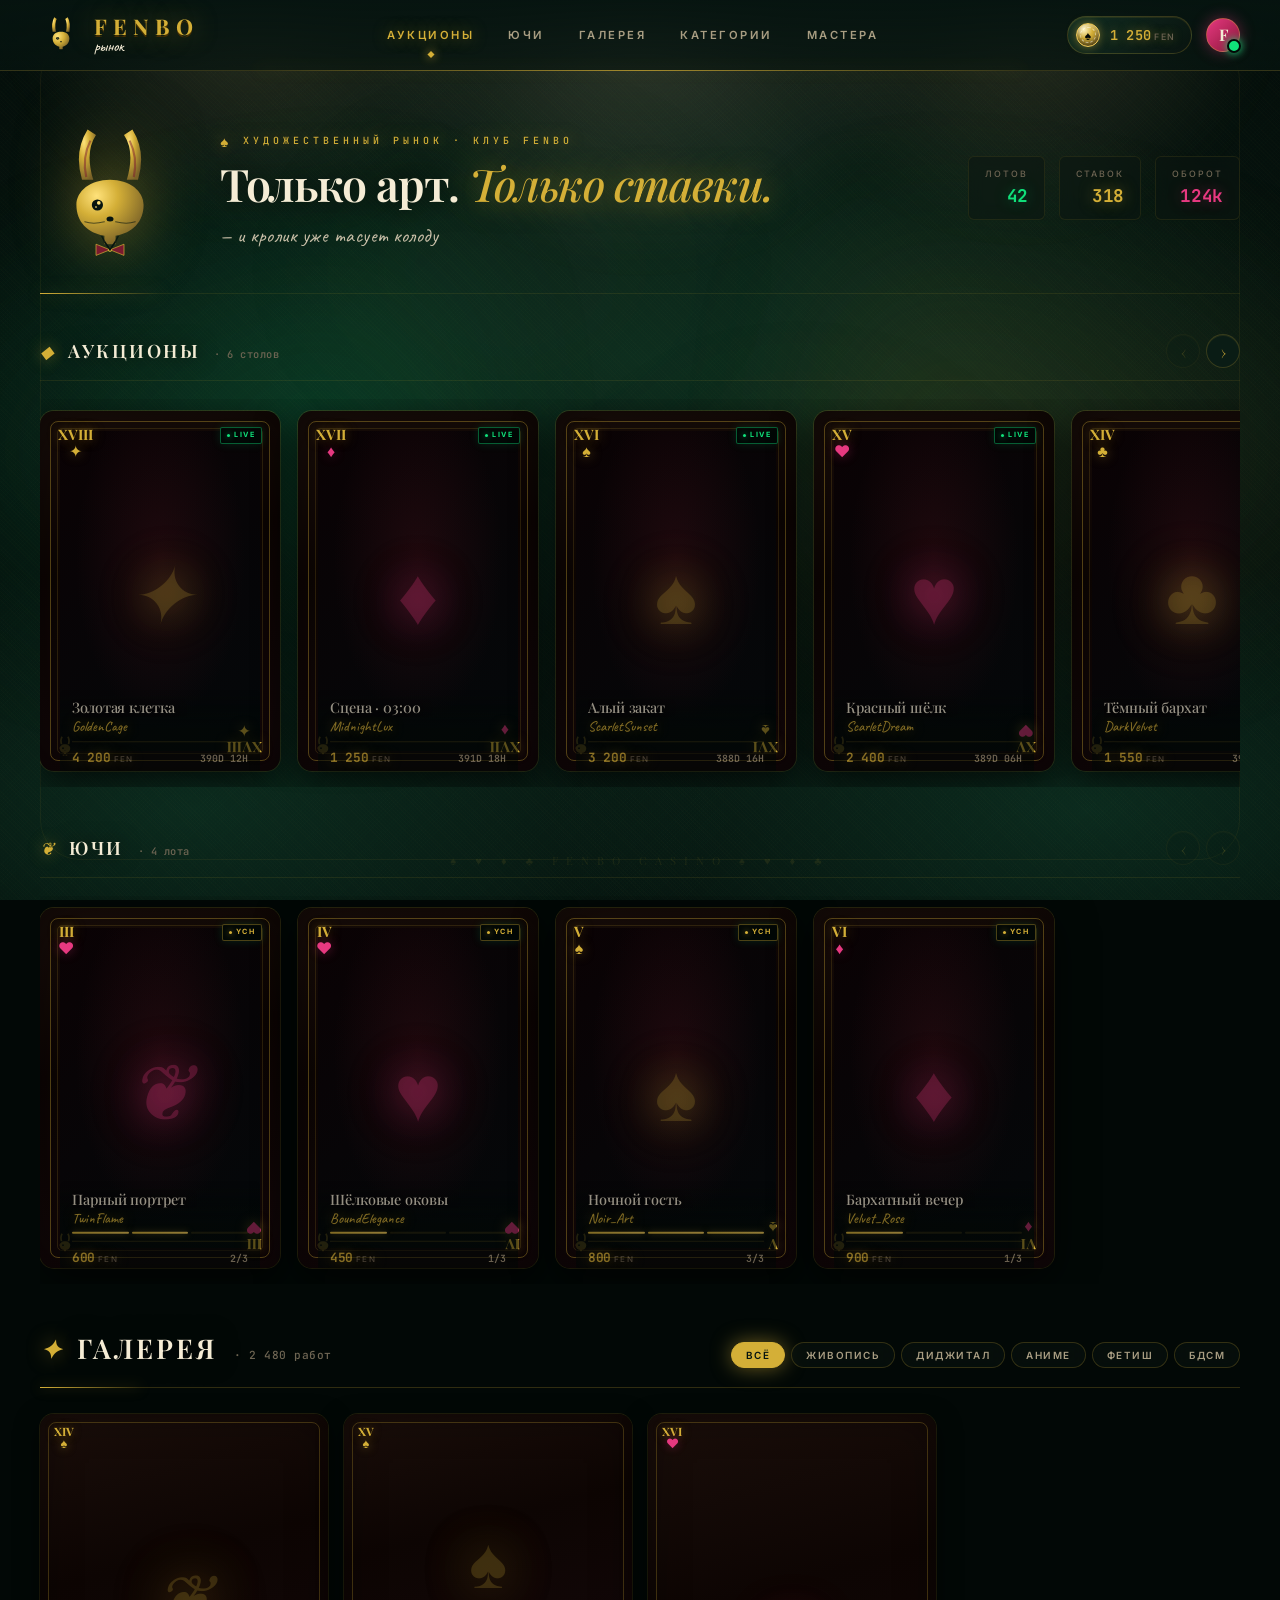
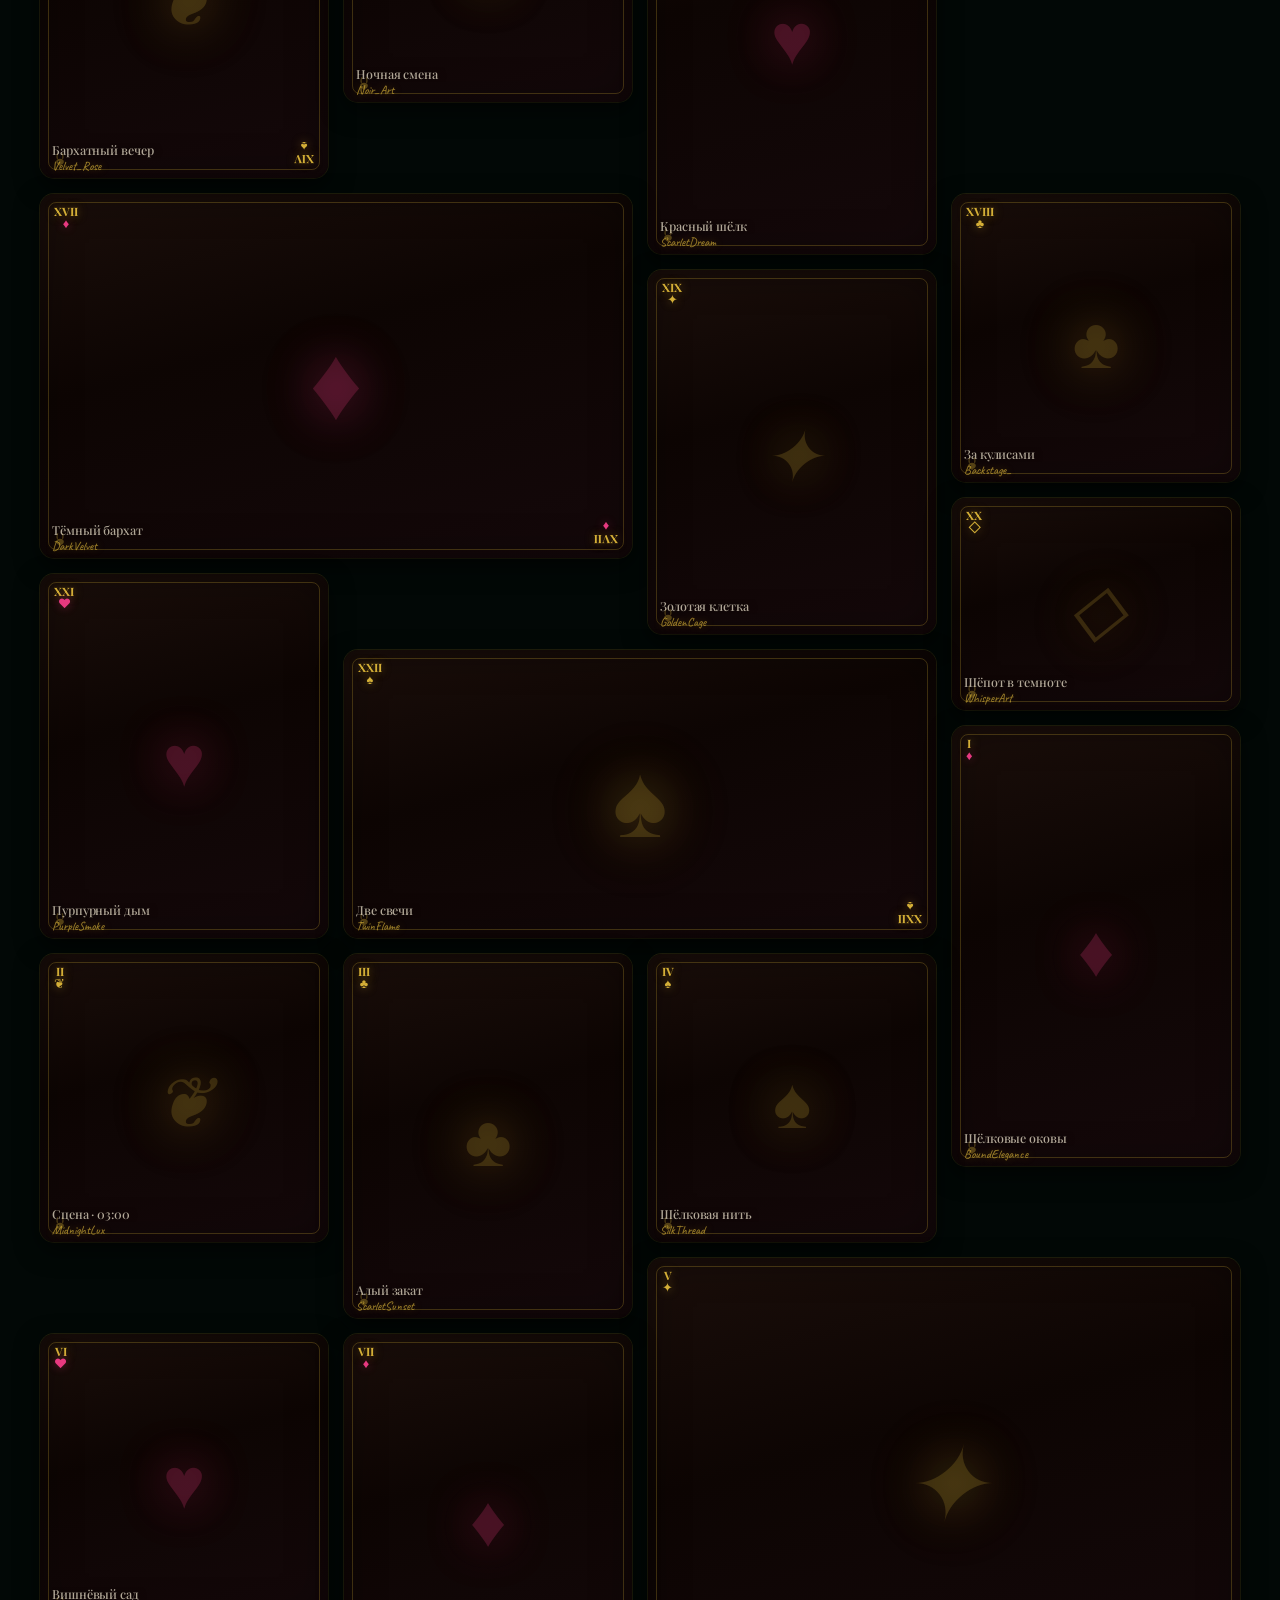
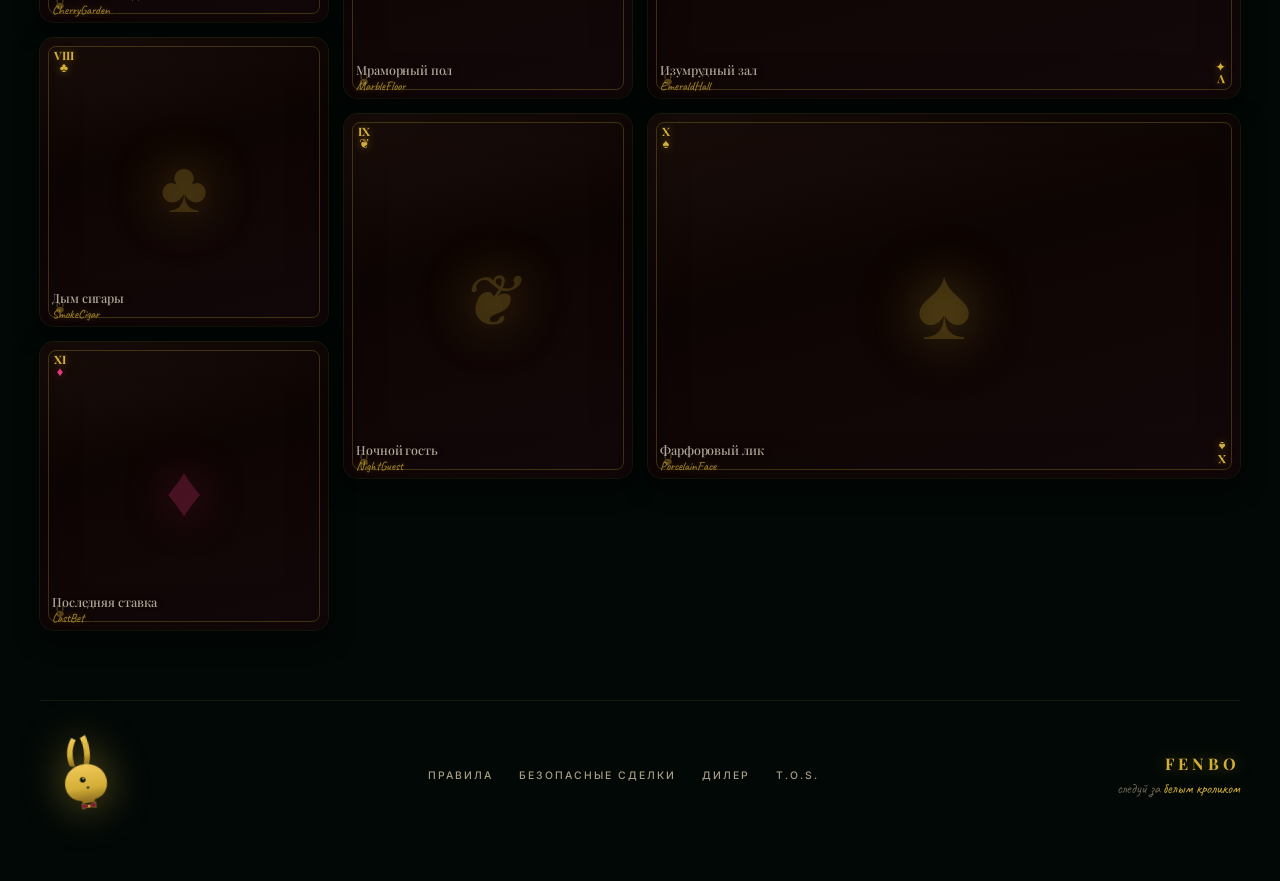
<file: index.html>
<!DOCTYPE html>
<html lang="ru">
<head>
    <meta charset="UTF-8">
    <meta name="viewport" content="width=device-width, initial-scale=1.0, maximum-scale=1.0, user-scalable=no">
    <meta name="theme-color" content="#061410">
    <title>✦ FENBO · РЫНОК ✦</title>

    <link rel="preconnect" href="https://fonts.googleapis.com">
    <link rel="preconnect" href="https://fonts.gstatic.com" crossorigin>
    <link href="https://fonts.googleapis.com/css2?family=Playfair+Display:ital,wght@0,500;0,600;0,700;0,800;1,500;1,600&family=Inter:wght@400;500;600;700&family=JetBrains+Mono:wght@400;500;600;700&family=Caveat:wght@500;600&display=swap" rel="stylesheet">

    <style>
        :root {
            --bg: #061410;
            --bg-deep: #020806;
            --bg-1: #0a1c15;
            --bg-2: #0f2a1e;
            --bg-3: #153a28;

            --felt: #0d3323;
            --felt-hi: #124530;

            --gold: #d4af37;
            --gold-hi: #f0c957;
            --gold-bright: #ffe27a;
            --gold-deep: #7a6228;
            --gold-soft: rgba(212, 175, 55, 0.35);
            --gold-glow: rgba(212, 175, 55, 0.5);
            --gold-aura: rgba(212, 175, 55, 0.15);

            --neon-emerald: #10e07a;
            --neon-emerald-soft: rgba(16, 224, 122, 0.4);
            --neon-emerald-aura: rgba(16, 224, 122, 0.15);

            --neon-wine: #e63980;
            --neon-wine-soft: rgba(230, 57, 128, 0.4);

            --ivory: #f5ecd5;
            --ivory-soft: #c9bfa8;

            --text-0: #f5ecd5;
            --text-1: #a89d82;
            --text-2: #6e6553;
            --text-3: #3d3728;

            --line: rgba(212, 175, 55, 0.1);
            --line-mid: rgba(212, 175, 55, 0.22);
            --line-hi: rgba(212, 175, 55, 0.4);

            --r: 4px;
            --r-card: 14px;
        }

        * { margin: 0; padding: 0; box-sizing: border-box; -webkit-tap-highlight-color: transparent; -webkit-touch-callout: none; }
        html { scroll-behavior: smooth; }

        body {
            background-color: var(--bg-deep);
            min-height: 100vh;
            font-family: 'Inter', sans-serif;
            color: var(--text-0);
            font-size: 14px;
            line-height: 1.5;
            -webkit-font-smoothing: antialiased;
            overflow-x: hidden;
            position: relative;
        }

        body::before {
            content: '';
            position: fixed;
            inset: 0;
            pointer-events: none;
            z-index: 0;
            background-color: #081812;
            background-image:
                repeating-linear-gradient(45deg, transparent, transparent 2px, rgba(212, 175, 55, 0.012) 2px, rgba(212, 175, 55, 0.012) 3px),
                repeating-linear-gradient(-45deg, transparent, transparent 2px, rgba(16, 224, 122, 0.008) 2px, rgba(16, 224, 122, 0.008) 3px),
                radial-gradient(ellipse 80% 50% at 50% 40%, rgba(16, 60, 40, 0.6) 0%, transparent 70%),
                radial-gradient(ellipse 60% 40% at 15% 90%, rgba(20, 80, 55, 0.4) 0%, transparent 70%),
                radial-gradient(ellipse 60% 40% at 85% 90%, rgba(20, 80, 55, 0.4) 0%, transparent 70%),
                radial-gradient(ellipse 90% 80% at 50% 50%, transparent 30%, rgba(2, 8, 6, 0.9) 100%);
        }
        body::after {
            content: '';
            position: fixed;
            inset: 0;
            pointer-events: none;
            z-index: 0;
            background:
                radial-gradient(ellipse 30% 40% at 20% 0%, rgba(255, 220, 150, 0.15) 0%, transparent 65%),
                radial-gradient(ellipse 35% 45% at 50% 0%, rgba(255, 230, 180, 0.18) 0%, transparent 65%),
                radial-gradient(ellipse 30% 40% at 80% 0%, rgba(255, 220, 150, 0.15) 0%, transparent 65%);
            filter: blur(20px);
            animation: lampFlicker 12s ease-in-out infinite;
        }
        @keyframes lampFlicker {
            0%, 100% { opacity: 1; }
            44% { opacity: 1; }
            45% { opacity: 0.7; }
            46% { opacity: 1; }
            87% { opacity: 1; }
            88% { opacity: 0.85; }
            89% { opacity: 1; }
        }

        .table-markings {
            position: fixed;
            inset: 0;
            pointer-events: none;
            z-index: 1;
            opacity: 0.4;
        }
        .table-markings::before {
            content: '';
            position: absolute;
            inset: 40px;
            border: 1px solid rgba(212, 175, 55, 0.18);
            border-radius: 40px;
        }
        .table-markings::after {
            content: '♠ ♥ ♦ ♣  FENBO CASINO  ♠ ♥ ♦ ♣';
            position: absolute;
            bottom: 30px; left: 50%;
            transform: translateX(-50%);
            font-family: 'Playfair Display', serif;
            font-size: 0.7rem;
            letter-spacing: 8px;
            color: rgba(212, 175, 55, 0.25);
            white-space: nowrap;
        }

        .neon-left, .neon-right {
            position: fixed;
            pointer-events: none;
            z-index: 1;
            filter: blur(80px);
            opacity: 0.5;
        }
        .neon-left {
            top: 20%; left: -15%;
            width: 50%; height: 60vh;
            background: radial-gradient(ellipse at 100% 50%, rgba(16, 224, 122, 0.35) 0%, transparent 70%);
            animation: neonPulseL 8s ease-in-out infinite;
        }
        .neon-right {
            top: 20%; right: -15%;
            width: 50%; height: 60vh;
            background: radial-gradient(ellipse at 0% 50%, rgba(212, 175, 55, 0.3) 0%, transparent 70%);
            animation: neonPulseR 9s ease-in-out infinite;
        }
        @keyframes neonPulseL { 0%, 100% { opacity: 0.3; } 50% { opacity: 0.7; } }
        @keyframes neonPulseR { 0%, 100% { opacity: 0.7; } 50% { opacity: 0.3; } }

        .smoke-1, .smoke-2 {
            position: fixed;
            pointer-events: none;
            z-index: 1;
            filter: blur(70px);
            opacity: 0.4;
            border-radius: 50%;
        }
        .smoke-1 {
            top: 10%; left: 20%;
            width: 40%; height: 40vh;
            background: radial-gradient(ellipse at center, rgba(140, 80, 40, 0.15) 0%, transparent 70%);
            animation: smokeDrift1 25s ease-in-out infinite alternate;
        }
        .smoke-2 {
            bottom: 20%; right: 15%;
            width: 45%; height: 45vh;
            background: radial-gradient(ellipse at center, rgba(212, 175, 55, 0.08) 0%, transparent 70%);
            animation: smokeDrift2 30s ease-in-out infinite alternate;
        }
        @keyframes smokeDrift1 { from { transform: translate(0, 0) scale(1); } to { transform: translate(40px, -30px) scale(1.15); } }
        @keyframes smokeDrift2 { from { transform: translate(0, 0) scale(1.1); } to { transform: translate(-30px, 20px) scale(1); } }

        .dust-layer {
            position: fixed;
            inset: 0;
            pointer-events: none;
            z-index: 2;
            overflow: hidden;
        }
        .dust-particle {
            position: absolute;
            border-radius: 50%;
            background: radial-gradient(circle, rgba(255, 230, 150, 1) 0%, rgba(212, 175, 55, 0.7) 40%, transparent 100%);
            box-shadow: 0 0 6px rgba(212, 175, 55, 0.9), 0 0 12px rgba(212, 175, 55, 0.4);
            opacity: 0;
            animation: dustFloat linear infinite;
        }
        @keyframes dustFloat {
            0% { opacity: 0; transform: translate3d(0, 0, 0) scale(0.5); }
            15% { opacity: 1; }
            50% { opacity: 0.7; transform: translate3d(var(--dx, 20px), var(--dy, -50vh), 0) scale(1); }
            85% { opacity: 0.5; }
            100% { opacity: 0; transform: translate3d(var(--dx2, -10px), var(--dy2, -110vh), 0) scale(0.4); }
        }

        .app { position: relative; z-index: 10; min-height: 100vh; }

        /* ============================================
           ШАПКА
           ============================================ */
        .header {
            position: sticky;
            top: 0;
            z-index: 100;
            padding: 0 40px;
            background: linear-gradient(180deg, rgba(6, 20, 16, 0.95) 0%, rgba(6, 20, 16, 0.7) 100%);
            backdrop-filter: blur(24px);
            -webkit-backdrop-filter: blur(24px);
            border-bottom: 1px solid var(--line-mid);
        }
        .header::after {
            content: '';
            position: absolute;
            bottom: -1px; left: 20%; right: 20%;
            height: 1px;
            background: linear-gradient(90deg, transparent, var(--gold), transparent);
            opacity: 0.7;
            box-shadow: 0 0 15px var(--gold-glow);
        }
        .header-inner {
            display: grid;
            grid-template-columns: auto 1fr auto;
            align-items: center;
            gap: 40px;
            padding: 14px 0;
            max-width: 1760px;
            margin: 0 auto;
        }

        /* ЛОГО С КРОЛИКОМ */
        .logo {
            display: flex;
            align-items: center;
            gap: 12px;
            text-decoration: none;
            cursor: pointer;
        }
        .logo-rabbit {
            width: 42px; height: 42px;
            flex-shrink: 0;
            transition: transform 0.4s cubic-bezier(0.22, 1, 0.36, 1);
        }
        .logo:hover .logo-rabbit {
            transform: rotate(-6deg) scale(1.05);
        }
        .logo-text {
            display: flex;
            flex-direction: column;
            line-height: 1;
            gap: 3px;
        }
        .logo-name {
            font-family: 'Playfair Display', serif;
            font-size: 1.35rem;
            font-weight: 700;
            color: var(--gold);
            letter-spacing: 6px;
            text-shadow: 0 0 25px var(--gold-glow), 0 2px 0 rgba(80, 50, 0, 0.8);
        }
        .logo-sub {
            font-family: 'Caveat', cursive;
            font-size: 0.95rem;
            color: var(--ivory);
            letter-spacing: 0;
            font-weight: 500;
            margin-top: -2px;
        }

        .nav {
            display: flex;
            justify-content: center;
            gap: 34px;
            font-family: 'Inter', sans-serif;
            font-size: 0.7rem;
            font-weight: 600;
            letter-spacing: 2.5px;
            text-transform: uppercase;
        }
        .nav a {
            color: var(--text-1);
            text-decoration: none;
            padding: 6px 0;
            position: relative;
            transition: color 0.25s, text-shadow 0.25s;
        }
        .nav a:hover, .nav a.active {
            color: var(--gold);
            text-shadow: 0 0 15px var(--gold-glow);
        }
        .nav a.active::after {
            content: '';
            position: absolute;
            bottom: -8px; left: 50%;
            transform: translateX(-50%) rotate(45deg);
            width: 5px; height: 5px;
            background: var(--gold);
            box-shadow: 0 0 10px var(--gold);
        }

        .user { display: flex; align-items: center; gap: 14px; }
        .balance {
            display: flex;
            align-items: center;
            gap: 10px;
            padding: 6px 16px 6px 8px;
            background: linear-gradient(135deg, rgba(20, 49, 36, 0.9) 0%, rgba(10, 20, 16, 0.7) 100%);
            border: 1px solid var(--line-mid);
            border-radius: 30px;
            cursor: pointer;
            transition: all 0.25s;
            box-shadow: inset 0 1px 0 rgba(212, 175, 55, 0.1);
        }
        .balance:hover {
            border-color: var(--gold-soft);
            box-shadow: 0 0 20px var(--gold-aura), inset 0 1px 0 rgba(212, 175, 55, 0.2);
        }
        .balance-chip {
            width: 24px; height: 24px;
            border-radius: 50%;
            background: radial-gradient(circle at 30% 25%, #fff6c8 0%, var(--gold) 40%, var(--gold-deep) 100%);
            border: 1.5px solid var(--gold-hi);
            display: flex;
            align-items: center;
            justify-content: center;
            flex-shrink: 0;
            box-shadow: inset 0 -3px 5px rgba(0, 0, 0, 0.5), inset 0 2px 3px rgba(255, 255, 255, 0.4), 0 0 10px var(--gold-glow);
            position: relative;
        }
        .balance-chip::before {
            content: '';
            position: absolute;
            inset: 3px;
            border-radius: 50%;
            border: 1px dashed rgba(255, 255, 255, 0.5);
        }
        .balance-chip::after {
            content: '♠';
            font-family: 'Playfair Display', serif;
            font-size: 0.75rem;
            color: var(--bg-deep);
            font-weight: 900;
        }
        .balance-value {
            font-family: 'JetBrains Mono', monospace;
            font-size: 0.85rem;
            font-weight: 600;
            color: var(--gold);
            letter-spacing: 0.3px;
            text-shadow: 0 0 10px var(--gold-glow);
        }
        .balance-value .unit {
            font-family: 'Inter', sans-serif;
            font-size: 0.55rem;
            color: var(--text-2);
            letter-spacing: 1.2px;
            margin-left: 3px;
            font-weight: 500;
        }
        .avatar {
            width: 34px; height: 34px;
            border-radius: 50%;
            background: linear-gradient(135deg, var(--neon-wine) 0%, #8a1538 100%);
            border: 1.5px solid var(--gold-soft);
            display: flex;
            align-items: center;
            justify-content: center;
            font-family: 'Playfair Display', serif;
            font-size: 1rem;
            font-weight: 700;
            color: var(--ivory);
            box-shadow: 0 0 15px var(--neon-wine-soft);
            position: relative;
        }
        .avatar::after {
            content: '';
            position: absolute;
            bottom: -2px; right: -2px;
            width: 10px; height: 10px;
            border-radius: 50%;
            background: var(--neon-emerald);
            border: 2px solid var(--bg-deep);
            box-shadow: 0 0 8px var(--neon-emerald);
        }

        /* ============================================
           ГЛАВНЫЙ КОНТЕНТ
           ============================================ */
        .wrap {
            max-width: 1760px;
            margin: 0 auto;
            padding: 50px 40px 60px;
        }

        /* HERO С КРОЛИКОМ-ДИЛЕРОМ */
        .hero {
            display: grid;
            grid-template-columns: auto 1fr auto;
            align-items: center;
            gap: 40px;
            padding-bottom: 32px;
            margin-bottom: 40px;
            border-bottom: 1px solid var(--line);
            position: relative;
        }
        .hero::after {
            content: '';
            position: absolute;
            bottom: -1px; left: 0;
            width: 120px; height: 1px;
            background: linear-gradient(90deg, var(--gold), transparent);
            box-shadow: 0 0 15px var(--gold-glow);
        }
        .hero-rabbit {
            width: 140px;
            height: 140px;
            filter: drop-shadow(0 0 30px var(--gold-glow));
            animation: rabbitFloat 5s ease-in-out infinite;
        }
        @keyframes rabbitFloat {
            0%, 100% { transform: translateY(0) rotate(-2deg); }
            50% { transform: translateY(-10px) rotate(2deg); }
        }
        .hero-content { display: flex; flex-direction: column; gap: 10px; }
        .hero-eyebrow {
            font-family: 'JetBrains Mono', monospace;
            font-size: 0.62rem;
            font-weight: 500;
            letter-spacing: 4px;
            text-transform: uppercase;
            color: var(--gold);
            display: flex;
            align-items: center;
            gap: 10px;
            text-shadow: 0 0 15px var(--gold-glow);
        }
        .hero-eyebrow::before {
            content: '♠';
            font-size: 0.9rem;
        }
        .hero-title {
            font-family: 'Playfair Display', serif;
            font-size: 2.8rem;
            font-weight: 600;
            line-height: 1;
            letter-spacing: -1px;
            color: var(--ivory);
            text-shadow: 0 0 30px rgba(0, 0, 0, 0.9);
        }
        .hero-title em {
            font-style: italic;
            color: var(--gold);
            font-weight: 500;
            text-shadow: 0 0 30px var(--gold-glow);
        }
        .hero-sub {
            font-family: 'Caveat', cursive;
            font-size: 1.25rem;
            color: var(--ivory-soft);
            letter-spacing: 0.5px;
            margin-top: 4px;
        }
        .hero-board {
            display: flex;
            gap: 14px;
            padding-bottom: 6px;
        }
        .board-item {
            display: flex;
            flex-direction: column;
            gap: 3px;
            text-align: right;
            padding: 10px 16px;
            background: rgba(10, 20, 16, 0.5);
            border: 1px solid var(--line);
            border-radius: 6px;
            backdrop-filter: blur(8px);
        }
        .board-label {
            font-family: 'Inter', sans-serif;
            font-size: 0.55rem;
            font-weight: 500;
            letter-spacing: 2px;
            text-transform: uppercase;
            color: var(--text-2);
        }
        .board-value {
            font-family: 'JetBrains Mono', monospace;
            font-size: 1.1rem;
            font-weight: 700;
            color: var(--ivory);
            letter-spacing: -0.3px;
        }
        .board-value.gold { color: var(--gold); text-shadow: 0 0 15px var(--gold-glow); }
        .board-value.emerald { color: var(--neon-emerald); text-shadow: 0 0 15px var(--neon-emerald-soft); }
        .board-value.wine { color: var(--neon-wine); text-shadow: 0 0 15px var(--neon-wine-soft); }

        /* КАРУСЕЛИ */
        .carousel-section { margin-bottom: 44px; }
        .carousel-head {
            display: flex;
            align-items: baseline;
            justify-content: space-between;
            gap: 20px;
            margin-bottom: 18px;
            padding-bottom: 12px;
            border-bottom: 1px solid var(--line);
        }
        .carousel-title { display: flex; align-items: baseline; gap: 14px; }
        .carousel-icon {
            font-family: 'Playfair Display', serif;
            font-size: 1.1rem;
            color: var(--gold);
            font-style: italic;
            text-shadow: 0 0 15px var(--gold-glow);
        }
        .carousel-name {
            font-family: 'Playfair Display', serif;
            font-size: 1.15rem;
            font-weight: 600;
            color: var(--ivory);
            letter-spacing: 2.5px;
            text-transform: uppercase;
            text-shadow: 0 0 20px rgba(0, 0, 0, 0.8);
        }
        .carousel-count {
            font-family: 'JetBrains Mono', monospace;
            font-size: 0.65rem;
            font-weight: 500;
            color: var(--text-2);
            letter-spacing: 0.5px;
        }
        .carousel-nav { display: flex; gap: 6px; }
        .carousel-arrow {
            width: 34px; height: 34px;
            border-radius: 50%;
            background: var(--bg-1);
            border: 1px solid var(--line-mid);
            color: var(--gold);
            font-size: 1rem;
            cursor: pointer;
            display: flex;
            align-items: center;
            justify-content: center;
            transition: all 0.2s;
            font-family: 'Playfair Display', serif;
            box-shadow: inset 0 1px 0 rgba(212, 175, 55, 0.1);
        }
        .carousel-arrow:hover {
            background: var(--gold);
            color: var(--bg);
            border-color: var(--gold);
            box-shadow: inset 0 1px 0 rgba(255, 255, 255, 0.4), 0 0 20px var(--gold-glow);
        }
        .carousel-arrow:disabled { opacity: 0.25; cursor: not-allowed; }
        .carousel-arrow:disabled:hover {
            background: var(--bg-1);
            color: var(--gold);
            border-color: var(--line-mid);
            box-shadow: inset 0 1px 0 rgba(212, 175, 55, 0.1);
        }

        .carousel-track {
            display: flex;
            gap: 18px;
            overflow-x: auto;
            scroll-snap-type: x mandatory;
            scroll-behavior: smooth;
            padding: 12px 0 16px;
            scrollbar-width: none;
        }
        .carousel-track::-webkit-scrollbar { display: none; }

        /* ============================================
           КАРТОЧКА-КАРТА
           ============================================ */
        .playing-card {
            flex: 0 0 240px;
            scroll-snap-align: start;
            position: relative;
            aspect-ratio: 2 / 3;
            background: linear-gradient(165deg, #1a0e0a 0%, #0d0503 40%, #14080a 100%);
            border-radius: var(--r-card);
            overflow: hidden;
            cursor: pointer;
            opacity: 0;
            transform: translateY(18px);
            filter: blur(3px);
            animation: cardRise 0.8s cubic-bezier(0.22, 1, 0.36, 1) forwards;
            transition: transform 0.4s cubic-bezier(0.22, 1, 0.36, 1), box-shadow 0.4s;
            box-shadow:
                0 12px 40px rgba(0, 0, 0, 0.7),
                0 0 0 1px rgba(212, 175, 55, 0.2),
                inset 0 0 60px rgba(0, 0, 0, 0.5);
        }
        .playing-card:nth-child(1) { animation-delay: 0.05s; }
        .playing-card:nth-child(2) { animation-delay: 0.10s; }
        .playing-card:nth-child(3) { animation-delay: 0.15s; }
        .playing-card:nth-child(4) { animation-delay: 0.20s; }
        .playing-card:nth-child(5) { animation-delay: 0.25s; }
        .playing-card:nth-child(6) { animation-delay: 0.30s; }

        @keyframes cardRise {
            to { opacity: 1; transform: translateY(0); filter: blur(0); }
        }

        .playing-card:hover {
            transform: translateY(-8px) rotate(-1deg);
            box-shadow:
                0 24px 50px rgba(0, 0, 0, 0.8),
                0 0 0 1px rgba(212, 175, 55, 0.6),
                0 0 60px var(--gold-aura),
                inset 0 0 60px rgba(0, 0, 0, 0.5);
        }

        .playing-card .card-frame {
            position: absolute;
            inset: 10px;
            border: 1px solid rgba(212, 175, 55, 0.35);
            border-radius: 8px;
            pointer-events: none;
            z-index: 3;
            transition: border-color 0.4s;
        }
        .playing-card .card-frame::before {
            content: '';
            position: absolute;
            inset: 6px;
            border: 1px solid rgba(212, 175, 55, 0.15);
            border-radius: 5px;
        }
        .playing-card:hover .card-frame {
            border-color: var(--gold);
            box-shadow: 0 0 20px var(--gold-aura);
        }

        .card-rank {
            position: absolute;
            top: 16px; left: 18px;
            display: flex;
            flex-direction: column;
            align-items: center;
            gap: 2px;
            z-index: 5;
            line-height: 1;
        }
        .card-rank .rank-num {
            font-family: 'Playfair Display', serif;
            font-size: 0.9rem;
            font-weight: 700;
            color: var(--gold);
            text-shadow: 0 0 12px var(--gold-glow);
        }
        .card-rank .rank-suit {
            font-size: 1rem;
            color: var(--gold);
            text-shadow: 0 0 12px var(--gold-glow);
        }
        .card-rank .rank-suit.red { color: var(--neon-wine); text-shadow: 0 0 12px var(--neon-wine-soft); }

        .card-rank-bottom {
            position: absolute;
            bottom: 16px; right: 18px;
            display: flex;
            flex-direction: column;
            align-items: center;
            gap: 2px;
            transform: rotate(180deg);
            z-index: 5;
            line-height: 1;
        }
        .card-rank-bottom .rank-num {
            font-family: 'Playfair Display', serif;
            font-size: 0.9rem;
            font-weight: 700;
            color: var(--gold);
            text-shadow: 0 0 12px var(--gold-glow);
        }
        .card-rank-bottom .rank-suit {
            font-size: 1rem;
            color: var(--gold);
            text-shadow: 0 0 12px var(--gold-glow);
        }
        .card-rank-bottom .rank-suit.red { color: var(--neon-wine); }

        .card-art {
            position: absolute;
            inset: 20px;
            display: flex;
            align-items: center;
            justify-content: center;
            overflow: hidden;
            border-radius: 6px;
            background:
                radial-gradient(ellipse at 50% 40%, rgba(122, 30, 44, 0.2) 0%, transparent 60%),
                linear-gradient(140deg, #0a0204 0%, #04080a 100%);
            z-index: 2;
        }
        .card-art .suit-big {
            font-family: 'Playfair Display', serif;
            font-size: 5rem;
            font-style: italic;
            font-weight: 500;
            color: rgba(212, 175, 55, 0.2);
            text-shadow: 0 0 40px rgba(212, 175, 55, 0.4), 0 0 80px rgba(212, 175, 55, 0.2);
            transition: transform 0.8s cubic-bezier(0.22, 1, 0.36, 1), color 0.5s, text-shadow 0.5s;
            z-index: 2;
        }
        .card-art .suit-big.red {
            color: rgba(230, 57, 128, 0.25);
            text-shadow: 0 0 40px var(--neon-wine-soft), 0 0 80px rgba(230, 57, 128, 0.15);
        }
        .playing-card:hover .suit-big {
            transform: scale(1.1);
            color: rgba(212, 175, 55, 0.4);
            text-shadow: 0 0 60px rgba(212, 175, 55, 0.7), 0 0 120px rgba(212, 175, 55, 0.4);
        }
        .playing-card:hover .suit-big.red {
            color: rgba(230, 57, 128, 0.5);
            text-shadow: 0 0 60px var(--neon-wine-soft), 0 0 120px rgba(230, 57, 128, 0.3);
        }

        .card-art .wm {
            position: absolute;
            inset: 0;
            display: flex;
            align-items: center;
            justify-content: center;
            opacity: 0;
            transition: opacity 0.4s;
            pointer-events: none;
            z-index: 3;
            background-image: repeating-linear-gradient(45deg, transparent, transparent 14px, rgba(212, 175, 55, 0.06) 14px, rgba(212, 175, 55, 0.06) 15px);
        }
        .card-art .wm::after {
            content: 'FENBO';
            font-family: 'Playfair Display', serif;
            font-size: 0.7rem;
            font-weight: 700;
            font-style: italic;
            letter-spacing: 4px;
            color: rgba(212, 175, 55, 0.3);
            transform: rotate(-22deg);
        }
        .playing-card:hover .wm { opacity: 1; }

        /* КРОЛИК В УГЛУ КАРТОЧКИ */
        .card-rabbit {
            position: absolute;
            bottom: 14px; left: 14px;
            width: 22px; height: 22px;
            opacity: 0.35;
            z-index: 5;
            transition: opacity 0.4s, transform 0.5s cubic-bezier(0.22, 1, 0.36, 1);
        }
        .playing-card:hover .card-rabbit {
            opacity: 0.85;
            transform: scale(1.2) rotate(-6deg);
        }

        .card-info {
            position: absolute;
            left: 20px; right: 20px; bottom: 20px;
            padding: 10px 12px;
            background: linear-gradient(180deg, transparent 0%, rgba(2, 8, 6, 0.95) 45%);
            border-radius: 6px;
            display: flex;
            flex-direction: column;
            gap: 3px;
            z-index: 6;
            transform: translateY(30%);
            opacity: 0.6;
            transition: transform 0.4s cubic-bezier(0.22, 1, 0.36, 1), opacity 0.4s;
        }
        .playing-card:hover .card-info {
            transform: translateY(0);
            opacity: 1;
        }
        .card-title {
            font-family: 'Playfair Display', serif;
            font-size: 0.9rem;
            font-weight: 500;
            color: var(--ivory);
            letter-spacing: -0.1px;
            line-height: 1.2;
            white-space: nowrap;
            overflow: hidden;
            text-overflow: ellipsis;
            text-shadow: 0 0 12px rgba(0, 0, 0, 0.9);
        }
        .card-author {
            font-family: 'Caveat', cursive;
            font-size: 0.9rem;
            color: var(--gold);
            font-weight: 500;
            line-height: 1;
            text-shadow: 0 0 12px var(--gold-glow);
        }
        .card-bottom {
            display: flex;
            align-items: baseline;
            justify-content: space-between;
            gap: 8px;
            padding-top: 6px;
            margin-top: 4px;
            border-top: 1px solid rgba(212, 175, 55, 0.2);
        }
        .card-price {
            font-family: 'JetBrains Mono', monospace;
            font-size: 0.8rem;
            font-weight: 700;
            color: var(--gold);
            letter-spacing: -0.3px;
            white-space: nowrap;
            text-shadow: 0 0 12px var(--gold-glow);
        }
        .card-price .unit {
            font-family: 'Inter', sans-serif;
            font-size: 0.5rem;
            color: var(--text-2);
            letter-spacing: 1.2px;
            margin-left: 3px;
            font-weight: 500;
        }
        .card-price.bump {
            animation: priceBump 1s cubic-bezier(0.22, 1, 0.36, 1);
        }
        @keyframes priceBump {
            0% { color: var(--gold); }
            30% { color: var(--gold-bright); text-shadow: 0 0 25px var(--gold); transform: scale(1.05); }
            100% { color: var(--gold); text-shadow: 0 0 12px var(--gold-glow); transform: scale(1); }
        }
        .card-timer {
            font-family: 'JetBrains Mono', monospace;
            font-size: 0.62rem;
            font-weight: 600;
            color: var(--text-1);
            letter-spacing: 0;
        }
        .playing-card.ending .card-timer {
            color: var(--neon-wine);
            animation: timerBlink 1.4s infinite;
            text-shadow: 0 0 12px var(--neon-wine-soft);
        }
        @keyframes timerBlink {
            0%, 100% { opacity: 1; }
            50% { opacity: 0.4; }
        }

        .card-live {
            position: absolute;
            top: 16px; right: 18px;
            display: inline-flex;
            align-items: center;
            gap: 4px;
            font-family: 'Inter', sans-serif;
            font-size: 0.45rem;
            font-weight: 700;
            letter-spacing: 1.5px;
            text-transform: uppercase;
            padding: 2px 6px;
            border-radius: 2px;
            z-index: 6;
            color: var(--neon-emerald);
            background: rgba(2, 8, 6, 0.9);
            border: 1px solid rgba(16, 224, 122, 0.4);
            box-shadow: 0 0 10px var(--neon-emerald-aura);
        }
        .card-live::before {
            content: '';
            width: 3px; height: 3px;
            border-radius: 50%;
            background: var(--neon-emerald);
            box-shadow: 0 0 6px var(--neon-emerald);
            animation: pulse 1.5s infinite;
        }
        @keyframes pulse {
            0%, 100% { opacity: 0.5; transform: scale(1); }
            50% { opacity: 1; transform: scale(1.3); }
        }
        .card-live.ych {
            color: var(--gold);
            border-color: var(--gold-soft);
        }
        .card-live.ych::before {
            background: var(--gold);
            box-shadow: 0 0 6px var(--gold);
            animation: none;
        }

        .card-slots {
            display: flex;
            gap: 3px;
            padding-top: 3px;
        }
        .card-slot {
            flex: 1;
            height: 2px;
            background: rgba(212, 175, 55, 0.15);
            border-radius: 1px;
        }
        .card-slot.free {
            background: linear-gradient(90deg, var(--gold) 0%, var(--gold-hi) 100%);
            box-shadow: 0 0 6px var(--gold-glow);
        }

        /* ГАЛЕРЕЯ */
        .gallery-section { position: relative; }
        .gallery-head {
            display: flex;
            align-items: baseline;
            justify-content: space-between;
            gap: 20px;
            margin-bottom: 26px;
            padding-bottom: 18px;
            border-bottom: 1px solid var(--line-mid);
            position: relative;
        }
        .gallery-head::after {
            content: '';
            position: absolute;
            bottom: -1px; left: 0;
            width: 100px; height: 1px;
            background: linear-gradient(90deg, var(--gold), transparent);
            box-shadow: 0 0 12px var(--gold-glow);
        }
        .gallery-title { display: flex; align-items: baseline; gap: 16px; }
        .gallery-mark {
            font-family: 'Playfair Display', serif;
            font-size: 1.6rem;
            font-weight: 700;
            color: var(--gold);
            font-style: italic;
            text-shadow: 0 0 20px var(--gold-glow);
        }
        .gallery-name {
            font-family: 'Playfair Display', serif;
            font-size: 1.7rem;
            font-weight: 600;
            color: var(--ivory);
            letter-spacing: 3px;
            text-transform: uppercase;
            text-shadow: 0 0 25px rgba(0, 0, 0, 0.9), 0 0 40px var(--gold-aura);
        }
        .gallery-count {
            font-family: 'JetBrains Mono', monospace;
            font-size: 0.7rem;
            font-weight: 500;
            color: var(--text-2);
            letter-spacing: 0.5px;
        }
        .gallery-filters { display: flex; gap: 6px; flex-wrap: wrap; }
        .g-chip {
            font-family: 'Inter', sans-serif;
            font-size: 0.62rem;
            font-weight: 600;
            letter-spacing: 1.5px;
            text-transform: uppercase;
            padding: 6px 14px;
            background: rgba(10, 20, 16, 0.5);
            border: 1px solid var(--line-mid);
            color: var(--text-1);
            border-radius: 20px;
            cursor: pointer;
            transition: all 0.2s;
            backdrop-filter: blur(8px);
        }
        .g-chip:hover {
            color: var(--ivory);
            border-color: var(--gold-soft);
            box-shadow: 0 0 15px var(--gold-aura);
        }
        .g-chip.active {
            background: var(--gold);
            color: var(--bg);
            border-color: var(--gold);
            box-shadow: 0 0 20px var(--gold-glow);
        }

        .gallery {
            display: grid;
            grid-template-columns: repeat(5, 1fr);
            grid-auto-rows: 60px;
            gap: 16px;
        }
        @media (max-width: 1400px) { .gallery { grid-template-columns: repeat(4, 1fr); } }
        @media (max-width: 1000px) { .gallery { grid-template-columns: repeat(3, 1fr); grid-auto-rows: 50px; gap: 12px; } }
        @media (max-width: 600px) { .gallery { grid-template-columns: repeat(2, 1fr); grid-auto-rows: 40px; gap: 8px; } }

        .art-card {
            position: relative;
            overflow: hidden;
            border-radius: var(--r-card);
            background: linear-gradient(165deg, #1a0e0a 0%, #0d0503 40%, #14080a 100%);
            cursor: pointer;
            display: flex;
            align-items: center;
            justify-content: center;
            opacity: 0;
            transform: translateY(16px);
            animation: cardRise 0.7s cubic-bezier(0.22, 1, 0.36, 1) forwards;
            transition: transform 0.4s cubic-bezier(0.22, 1, 0.36, 1), box-shadow 0.4s;
            box-shadow:
                0 8px 24px rgba(0, 0, 0, 0.6),
                0 0 0 1px rgba(212, 175, 55, 0.15),
                inset 0 0 40px rgba(0, 0, 0, 0.4);
        }
        .art-card:hover {
            transform: translateY(-5px);
            box-shadow:
                0 20px 45px rgba(0, 0, 0, 0.8),
                0 0 0 1px rgba(212, 175, 55, 0.6),
                0 0 50px var(--gold-aura),
                inset 0 0 40px rgba(0, 0, 0, 0.4);
            z-index: 5;
        }

        .art-card .card-frame {
            position: absolute;
            inset: 8px;
            border: 1px solid rgba(212, 175, 55, 0.25);
            border-radius: 8px;
            pointer-events: none;
            z-index: 3;
            transition: border-color 0.4s;
        }
        .art-card:hover .card-frame { border-color: var(--gold); }

        .art-card .suit-big {
            font-family: 'Playfair Display', serif;
            font-style: italic;
            font-weight: 500;
            font-size: 4.5rem;
            color: rgba(212, 175, 55, 0.2);
            text-shadow: 0 0 50px rgba(212, 175, 55, 0.35), 0 0 100px rgba(212, 175, 55, 0.15);
            transition: color 0.4s, transform 0.8s cubic-bezier(0.22, 1, 0.36, 1), text-shadow 0.5s;
            z-index: 2;
        }
        .art-card .suit-big.red {
            color: rgba(230, 57, 128, 0.22);
            text-shadow: 0 0 50px var(--neon-wine-soft), 0 0 100px rgba(230, 57, 128, 0.12);
        }
        .art-card:hover .suit-big {
            color: rgba(212, 175, 55, 0.4);
            transform: scale(1.1);
            text-shadow: 0 0 70px rgba(212, 175, 55, 0.6), 0 0 140px rgba(212, 175, 55, 0.3);
        }

        .art-card .rank-tl,
        .art-card .rank-br {
            position: absolute;
            display: flex;
            flex-direction: column;
            align-items: center;
            gap: 1px;
            z-index: 5;
            line-height: 1;
        }
        .art-card .rank-tl { top: 12px; left: 14px; }
        .art-card .rank-br { bottom: 12px; right: 14px; transform: rotate(180deg); }
        .art-card .rank-num {
            font-family: 'Playfair Display', serif;
            font-size: 0.72rem;
            font-weight: 700;
            color: var(--gold);
            text-shadow: 0 0 10px var(--gold-glow);
        }
        .art-card .rank-suit {
            font-size: 0.8rem;
            color: var(--gold);
            text-shadow: 0 0 10px var(--gold-glow);
        }
        .art-card .rank-suit.red {
            color: var(--neon-wine);
            text-shadow: 0 0 10px var(--neon-wine-soft);
        }

        /* МИНИ-КРОЛИК В ГАЛЕРЕЕ */
        .art-card .card-rabbit {
            position: absolute;
            bottom: 10px; left: 12px;
            width: 16px; height: 16px;
            opacity: 0.35;
            z-index: 5;
            transition: opacity 0.4s, transform 0.4s;
        }
        .art-card:hover .card-rabbit {
            opacity: 0.8;
            transform: scale(1.2) rotate(-6deg);
        }

        .art-card .wm {
            position: absolute;
            inset: 0;
            display: flex;
            align-items: center;
            justify-content: center;
            opacity: 0;
            transition: opacity 0.4s;
            pointer-events: none;
            z-index: 4;
            background-image: repeating-linear-gradient(45deg, transparent, transparent 18px, rgba(212, 175, 55, 0.05) 18px, rgba(212, 175, 55, 0.05) 19px);
        }
        .art-card .wm::after {
            content: 'FENBO';
            font-family: 'Playfair Display', serif;
            font-size: 0.8rem;
            font-weight: 700;
            font-style: italic;
            letter-spacing: 5px;
            color: rgba(212, 175, 55, 0.28);
            transform: rotate(-22deg);
        }
        .art-card:hover .wm { opacity: 1; }

        .art-card .art-info {
            position: absolute;
            left: 12px; right: 12px; bottom: 12px;
            display: flex;
            flex-direction: column;
            gap: 2px;
            padding: 6px 0 0;
            transform: translateY(20%);
            opacity: 0.7;
            transition: transform 0.4s cubic-bezier(0.22, 1, 0.36, 1), opacity 0.4s;
            z-index: 6;
        }
        .art-card:hover .art-info {
            transform: translateY(0);
            opacity: 1;
        }
        .art-card .art-title {
            font-family: 'Playfair Display', serif;
            font-size: 0.78rem;
            font-weight: 500;
            color: var(--ivory);
            letter-spacing: -0.1px;
            line-height: 1.2;
            white-space: nowrap;
            overflow: hidden;
            text-overflow: ellipsis;
            text-shadow: 0 0 10px rgba(0, 0, 0, 0.9);
        }
        .art-card .art-author {
            font-family: 'Caveat', cursive;
            font-size: 0.78rem;
            color: var(--gold);
            font-weight: 500;
            line-height: 1;
            text-shadow: 0 0 10px var(--gold-glow);
        }

        .art-card.a-1  { grid-column: span 1; grid-row: span 5; animation-delay: 0.02s; }
        .art-card.a-2  { grid-column: span 1; grid-row: span 4; animation-delay: 0.04s; }
        .art-card.a-3  { grid-column: span 1; grid-row: span 6; animation-delay: 0.06s; }
        .art-card.a-4  { grid-column: span 2; grid-row: span 5; animation-delay: 0.08s; }
        .art-card.a-5  { grid-column: span 1; grid-row: span 4; animation-delay: 0.10s; }
        .art-card.a-6  { grid-column: span 1; grid-row: span 5; animation-delay: 0.12s; }
        .art-card.a-7  { grid-column: span 1; grid-row: span 3; animation-delay: 0.14s; }
        .art-card.a-8  { grid-column: span 1; grid-row: span 5; animation-delay: 0.16s; }
        .art-card.a-9  { grid-column: span 2; grid-row: span 4; animation-delay: 0.18s; }
        .art-card.a-10 { grid-column: span 1; grid-row: span 6; animation-delay: 0.20s; }
        .art-card.a-11 { grid-column: span 1; grid-row: span 4; animation-delay: 0.22s; }
        .art-card.a-12 { grid-column: span 1; grid-row: span 5; animation-delay: 0.24s; }
        .art-card.a-13 { grid-column: span 1; grid-row: span 4; animation-delay: 0.26s; }
        .art-card.a-14 { grid-column: span 2; grid-row: span 6; animation-delay: 0.28s; }
        .art-card.a-15 { grid-column: span 1; grid-row: span 4; animation-delay: 0.30s; }
        .art-card.a-16 { grid-column: span 1; grid-row: span 5; animation-delay: 0.32s; }
        .art-card.a-17 { grid-column: span 1; grid-row: span 4; animation-delay: 0.34s; }
        .art-card.a-18 { grid-column: span 1; grid-row: span 5; animation-delay: 0.36s; }
        .art-card.a-19 { grid-column: span 2; grid-row: span 5; animation-delay: 0.38s; }
        .art-card.a-20 { grid-column: span 1; grid-row: span 4; animation-delay: 0.40s; }

        .art-card.a-4 .suit-big, .art-card.a-9 .suit-big,
        .art-card.a-14 .suit-big, .art-card.a-19 .suit-big {
            font-size: 6.5rem;
        }

        @media (max-width: 1000px) {
            .art-card.a-1, .art-card.a-2, .art-card.a-3, .art-card.a-5, .art-card.a-6,
            .art-card.a-7, .art-card.a-8, .art-card.a-10, .art-card.a-11, .art-card.a-12,
            .art-card.a-13, .art-card.a-15, .art-card.a-16, .art-card.a-17, .art-card.a-18,
            .art-card.a-20 {
                grid-column: span 1;
                grid-row: span 4;
            }
            .art-card.a-4, .art-card.a-9, .art-card.a-14, .art-card.a-19 {
                grid-column: span 2;
                grid-row: span 5;
            }
        }
        @media (max-width: 600px) {
            .art-card { grid-column: span 1 !important; grid-row: span 3 !important; }
            .art-card.a-4, .art-card.a-9, .art-card.a-14, .art-card.a-19 { grid-row: span 4 !important; }
            .art-card .suit-big { font-size: 2.5rem; }
            .art-card.a-4 .suit-big, .art-card.a-9 .suit-big,
            .art-card.a-14 .suit-big, .art-card.a-19 .suit-big { font-size: 3rem; }
            .art-card .art-title { font-size: 0.68rem; }
            .art-card .art-author { font-size: 0.68rem; }
        }

        /* ПОДВАЛ С ПЕЧАТЬЮ */
        .footer {
            margin-top: 70px;
            padding-top: 30px;
            border-top: 1px solid var(--line);
            display: grid;
            grid-template-columns: auto 1fr auto;
            gap: 30px;
            align-items: center;
        }
        .footer-stamp {
            position: relative;
            width: 90px;
            height: 90px;
            flex-shrink: 0;
        }
        .footer-stamp svg {
            width: 100%;
            height: 100%;
            filter: drop-shadow(0 0 20px var(--gold-glow));
            transform: rotate(-8deg);
        }
        .footer-content {
            display: flex;
            justify-content: center;
            gap: 26px;
            flex-wrap: wrap;
        }
        .footer-content a {
            font-family: 'Inter', sans-serif;
            font-size: 0.65rem;
            font-weight: 500;
            letter-spacing: 2px;
            text-transform: uppercase;
            color: var(--text-1);
            text-decoration: none;
            transition: all 0.2s;
        }
        .footer-content a:hover {
            color: var(--gold);
            text-shadow: 0 0 15px var(--gold-glow);
        }
        .footer-brand { text-align: right; }
        .footer-brand-name {
            font-family: 'Playfair Display', serif;
            font-size: 1rem;
            font-weight: 700;
            color: var(--gold);
            letter-spacing: 4px;
            text-shadow: 0 0 15px var(--gold-glow);
        }
        .footer-brand-sub {
            font-family: 'Caveat', cursive;
            font-size: 0.9rem;
            color: var(--text-2);
            margin-top: 2px;
        }
        .footer-brand-sub span { color: var(--gold); }

        /* АДАПТИВ */
        @media (max-width: 1200px) {
            .header { padding: 0 24px; }
            .wrap { padding: 40px 24px 50px; }
            .nav { gap: 22px; font-size: 0.66rem; }
            .hero-title { font-size: 2.2rem; }
            .hero-rabbit { width: 110px; height: 110px; }
            .gallery-name { font-size: 1.4rem; }
        }
        @media (max-width: 900px) {
            .header-inner { grid-template-columns: auto auto; gap: 16px; }
            .nav { display: none; }
            .hero { grid-template-columns: auto 1fr; gap: 20px; }
            .hero-board { grid-column: 1 / -1; padding-bottom: 0; gap: 12px; }
            .hero-rabbit { width: 90px; height: 90px; }
            .playing-card { flex: 0 0 200px; }
            .gallery-head { flex-direction: column; align-items: flex-start; gap: 12px; }
            .footer { grid-template-columns: 1fr; gap: 20px; text-align: center; }
            .footer-stamp { margin: 0 auto; }
            .footer-brand { text-align: center; }
            .table-markings::after { font-size: 0.55rem; letter-spacing: 4px; }
        }
        @media (max-width: 600px) {
            .header { padding: 0 14px; }
            .wrap { padding: 30px 14px 40px; }
            .header-inner { padding: 12px 0; }
            .logo-name { font-size: 1.05rem; letter-spacing: 3px; }
            .logo-sub { font-size: 0.8rem; }
            .logo-rabbit { width: 32px; height: 32px; }
            .balance { padding: 5px 10px 5px 6px; }
            .balance-value { font-size: 0.72rem; }
            .avatar { width: 28px; height: 28px; font-size: 0.8rem; }

            .hero { grid-template-columns: auto 1fr; }
            .hero-rabbit { width: 70px; height: 70px; }
            .hero-title { font-size: 1.5rem; }
            .hero-eyebrow { font-size: 0.5rem; letter-spacing: 2px; }
            .board-item { padding: 8px 10px; }
            .board-label { font-size: 0.48rem; letter-spacing: 1.5px; }
            .board-value { font-size: 0.85rem; }

            .carousel-section { margin-bottom: 30px; }
            .carousel-name { font-size: 0.9rem; letter-spacing: 1.5px; }
            .playing-card { flex: 0 0 180px; }
            .card-rank .rank-num { font-size: 0.7rem; }
            .card-rank .rank-suit { font-size: 0.8rem; }
            .card-rank-bottom .rank-num { font-size: 0.7rem; }
            .card-rank-bottom .rank-suit { font-size: 0.8rem; }
            .card-rabbit { width: 16px; height: 16px; }
            .card-title { font-size: 0.75rem; }
            .card-author { font-size: 0.78rem; }

            .gallery-name { font-size: 1.05rem; letter-spacing: 1.5px; }
            .gallery-mark { font-size: 1.15rem; }
            .g-chip { padding: 5px 10px; font-size: 0.55rem; }
            .footer-stamp { width: 70px; height: 70px; }
        }

        @media (prefers-reduced-motion: reduce) {
            *, *::before, *::after { animation-duration: 0.01ms !important; transition-duration: 0.01ms !important; }
            .dust-layer { display: none; }
            .hero-rabbit { animation: none; }
        }
    </style>
</head>
<body>

    <div class="neon-left"></div>
    <div class="neon-right"></div>
    <div class="smoke-1"></div>
    <div class="smoke-2"></div>
    <div class="table-markings"></div>
    <div class="dust-layer" id="dustLayer"></div>

    <div class="app">

        <!-- ШАПКА -->
        <header class="header">
            <div class="header-inner">
                <a href="#" class="logo">
                    <!-- КРОЛИК FENBO — фирменный знак -->
                    <svg class="logo-rabbit" viewBox="0 0 100 100" xmlns="http://www.w3.org/2000/svg">
                        <defs>
                            <radialGradient id="goldGrad1" cx="30%" cy="25%" r="80%">
                                <stop offset="0%" stop-color="#ffe27a"/>
                                <stop offset="50%" stop-color="#d4af37"/>
                                <stop offset="100%" stop-color="#7a6228"/>
                            </radialGradient>
                        </defs>
                        <!-- Уши -->
                        <path d="M 34 8 Q 26 22 30 42 L 38 42 Q 34 22 40 12 Z" fill="url(#goldGrad1)"/>
                        <path d="M 66 8 Q 74 22 70 42 L 62 42 Q 66 22 60 12 Z" fill="url(#goldGrad1)"/>
                        <!-- Голова — узнаваемый профиль с мордочкой -->
                        <path d="M 50 42 
                                 C 38 42 30 48 30 58 
                                 C 30 68 36 76 46 78 
                                 L 46 84 
                                 L 54 84 
                                 L 54 78 
                                 C 64 76 70 68 70 58 
                                 C 70 48 62 42 50 42 Z" fill="url(#goldGrad1)"/>
                        <!-- Глаз-фишка (золотой кружок) -->
                        <circle cx="42" cy="58" r="3.5" fill="#061410"/>
                        <circle cx="42.5" cy="57" r="1.2" fill="#ffe27a"/>
                        <!-- Нос -->
                        <ellipse cx="50" cy="66" rx="2" ry="1.5" fill="#061410"/>
                        <!-- Бабочка -->
                        <path d="M 50 88 L 42 84 L 42 92 Z" fill="#061410"/>
                        <path d="M 50 88 L 58 84 L 58 92 Z" fill="#061410"/>
                        <circle cx="50" cy="88" r="1.5" fill="#061410"/>
                        <!-- Воротник — две тонкие линии -->
                        <path d="M 46 84 L 50 88 M 54 84 L 50 88" stroke="#061410" stroke-width="1" fill="none"/>
                    </svg>
                    <div class="logo-text">
                        <div class="logo-name">FENBO</div>
                        <div class="logo-sub">рынок</div>
                    </div>
                </a>

                <nav class="nav">
                    <a href="#auctions" class="active">Аукционы</a>
                    <a href="#ych">Ючи</a>
                    <a href="#gallery">Галерея</a>
                    <a href="#">Категории</a>
                    <a href="#">Мастера</a>
                </nav>

                <div class="user">
                    <div class="balance">
                        <div class="balance-chip"></div>
                        <span class="balance-value">1 250<span class="unit">FEN</span></span>
                    </div>
                    <div class="avatar">F</div>
                </div>
            </div>
        </header>

        <div class="wrap">

            <!-- HERO -->
            <section class="hero">
                <!-- БОЛЬШОЙ КРОЛИК-ДИЛЕР -->
                <svg class="hero-rabbit" viewBox="0 0 100 100" xmlns="http://www.w3.org/2000/svg">
                    <defs>
                        <radialGradient id="goldGradHero" cx="30%" cy="25%" r="80%">
                            <stop offset="0%" stop-color="#ffe27a"/>
                            <stop offset="40%" stop-color="#d4af37"/>
                            <stop offset="100%" stop-color="#7a6228"/>
                        </radialGradient>
                    </defs>
                    <!-- Уши — одно прямое, одно чуть согнуто -->
                    <path d="M 34 6 Q 24 22 30 42 L 38 42 Q 32 22 40 10 Z" fill="url(#goldGradHero)"/>
                    <path d="M 66 6 Q 76 22 70 42 L 62 42 Q 68 22 60 10 Z" fill="url(#goldGradHero)"/>
                    <!-- Внутреннее ухо — тонкая винная линия -->
                    <path d="M 36 14 Q 30 26 33 40" stroke="#7a1a2e" stroke-width="1.5" fill="none" opacity="0.5"/>
                    <path d="M 64 14 Q 70 26 67 40" stroke="#7a1a2e" stroke-width="1.5" fill="none" opacity="0.5"/>
                    <!-- Голова -->
                    <path d="M 50 42 
                             C 36 42 26 50 26 60 
                             C 26 72 34 80 46 82 
                             L 46 88 
                             L 54 88 
                             L 54 82 
                             C 66 80 74 72 74 60 
                             C 74 50 64 42 50 42 Z" fill="url(#goldGradHero)"/>
                    <!-- Глаз с искрой -->
                    <circle cx="41" cy="60" r="4" fill="#061410"/>
                    <circle cx="42" cy="58.5" r="1.3" fill="#ffe27a"/>
                    <circle cx="40" cy="61.5" r="0.7" fill="#ffe27a" opacity="0.7"/>
                    <!-- Нос -->
                    <ellipse cx="50" cy="70" rx="2.5" ry="1.8" fill="#061410"/>
                    <!-- Усы -->
                    <path d="M 46 72 Q 38 74 32 72 M 54 72 Q 62 74 68 72" stroke="#061410" stroke-width="0.8" fill="none" stroke-linecap="round" opacity="0.6"/>
                    <!-- Бабочка -->
                    <path d="M 50 92 L 40 88 L 40 96 Z" fill="#7a1a2e" stroke="#d4af37" stroke-width="0.5"/>
                    <path d="M 50 92 L 60 88 L 60 96 Z" fill="#7a1a2e" stroke="#d4af37" stroke-width="0.5"/>
                    <circle cx="50" cy="92" r="1.5" fill="#d4af37"/>
                    <!-- Воротник смокинга -->
                    <path d="M 46 86 L 50 92 L 54 86" stroke="#061410" stroke-width="1.2" fill="none"/>
                    <path d="M 44 82 L 46 86 M 56 82 L 54 86" stroke="#061410" stroke-width="1" fill="none" opacity="0.8"/>
                </svg>

                <div class="hero-content">
                    <div class="hero-eyebrow">Художественный рынок · клуб FENBO</div>
                    <h1 class="hero-title">Только арт. <em>Только ставки.</em></h1>
                    <div class="hero-sub">— и кролик уже тасует колоду</div>
                </div>

                <div class="hero-board">
                    <div class="board-item">
                        <span class="board-label">Лотов</span>
                        <span class="board-value emerald">42</span>
                    </div>
                    <div class="board-item">
                        <span class="board-label">Ставок</span>
                        <span class="board-value gold">318</span>
                    </div>
                    <div class="board-item">
                        <span class="board-label">Оборот</span>
                        <span class="board-value wine">124k</span>
                    </div>
                </div>
            </section>

            <!-- АУКЦИОНЫ -->
            <section class="carousel-section" id="auctions">
                <div class="carousel-head">
                    <div class="carousel-title">
                        <span class="carousel-icon">◆</span>
                        <span class="carousel-name">Аукционы</span>
                        <span class="carousel-count">· 6 столов</span>
                    </div>
                    <div class="carousel-nav">
                        <button class="carousel-arrow" data-dir="-1" data-target="aucTrack" type="button">‹</button>
                        <button class="carousel-arrow" data-dir="1" data-target="aucTrack" type="button">›</button>
                    </div>
                </div>
                <div class="carousel-track" id="aucTrack">

                    <div class="playing-card" data-title="Золотая клетка" data-author="GoldenCage" data-bid="4200">
                        <div class="card-frame"></div>
                        <div class="card-rank"><span class="rank-num">XVIII</span><span class="rank-suit">✦</span></div>
                        <div class="card-rank-bottom"><span class="rank-num">XVIII</span><span class="rank-suit">✦</span></div>
                        <span class="card-live">Live</span>
                        <div class="card-art"><span class="suit-big">✦</span><div class="wm"></div></div>
                        <svg class="card-rabbit" viewBox="0 0 100 100"><path d="M 34 6 Q 24 22 30 42 L 38 42 Q 32 22 40 10 Z M 66 6 Q 76 22 70 42 L 62 42 Q 68 22 60 10 Z M 50 42 C 36 42 26 50 26 60 C 26 72 34 80 46 82 L 46 88 L 54 88 L 54 82 C 66 80 74 72 74 60 C 74 50 64 42 50 42 Z M 50 92 L 40 88 L 40 96 Z M 50 92 L 60 88 L 60 96 Z" fill="#d4af37"/><circle cx="41" cy="60" r="4" fill="#061410"/><circle cx="50" cy="70" r="2" fill="#061410"/></svg>
                        <div class="card-info">
                            <div class="card-title">Золотая клетка</div>
                            <div class="card-author">GoldenCage</div>
                            <div class="card-bottom">
                                <span class="card-price" data-bid-el>4 200<span class="unit">FEN</span></span>
                                <span class="card-timer" data-end="2027-12-30T18:00:00">—</span>
                            </div>
                        </div>
                    </div>

                    <div class="playing-card" data-title="Сцена · 03:00" data-author="MidnightLux" data-bid="1250">
                        <div class="card-frame"></div>
                        <div class="card-rank"><span class="rank-num">XVII</span><span class="rank-suit red">♦</span></div>
                        <div class="card-rank-bottom"><span class="rank-num">XVII</span><span class="rank-suit red">♦</span></div>
                        <span class="card-live">Live</span>
                        <div class="card-art"><span class="suit-big red">♦</span><div class="wm"></div></div>
                        <svg class="card-rabbit" viewBox="0 0 100 100"><path d="M 34 6 Q 24 22 30 42 L 38 42 Q 32 22 40 10 Z M 66 6 Q 76 22 70 42 L 62 42 Q 68 22 60 10 Z M 50 42 C 36 42 26 50 26 60 C 26 72 34 80 46 82 L 46 88 L 54 88 L 54 82 C 66 80 74 72 74 60 C 74 50 64 42 50 42 Z" fill="#d4af37"/><circle cx="41" cy="60" r="4" fill="#061410"/></svg>
                        <div class="card-info">
                            <div class="card-title">Сцена · 03:00</div>
                            <div class="card-author">MidnightLux</div>
                            <div class="card-bottom">
                                <span class="card-price" data-bid-el>1 250<span class="unit">FEN</span></span>
                                <span class="card-timer" data-end="2027-12-31T23:59:59">—</span>
                            </div>
                        </div>
                    </div>

                    <div class="playing-card" data-title="Алый закат" data-author="ScarletSunset" data-bid="3200">
                        <div class="card-frame"></div>
                        <div class="card-rank"><span class="rank-num">XVI</span><span class="rank-suit">♠</span></div>
                        <div class="card-rank-bottom"><span class="rank-num">XVI</span><span class="rank-suit">♠</span></div>
                        <span class="card-live">Live</span>
                        <div class="card-art"><span class="suit-big">♠</span><div class="wm"></div></div>
                        <svg class="card-rabbit" viewBox="0 0 100 100"><path d="M 34 6 Q 24 22 30 42 L 38 42 Q 32 22 40 10 Z M 66 6 Q 76 22 70 42 L 62 42 Q 68 22 60 10 Z M 50 42 C 36 42 26 50 26 60 C 26 72 34 80 46 82 L 46 88 L 54 88 L 54 82 C 66 80 74 72 74 60 C 74 50 64 42 50 42 Z" fill="#d4af37"/><circle cx="41" cy="60" r="4" fill="#061410"/></svg>
                        <div class="card-info">
                            <div class="card-title">Алый закат</div>
                            <div class="card-author">ScarletSunset</div>
                            <div class="card-bottom">
                                <span class="card-price" data-bid-el>3 200<span class="unit">FEN</span></span>
                                <span class="card-timer" data-end="2027-12-28T22:00:00">—</span>
                            </div>
                        </div>
                    </div>

                    <div class="playing-card" data-title="Красный шёлк" data-author="ScarletDream" data-bid="2400">
                        <div class="card-frame"></div>
                        <div class="card-rank"><span class="rank-num">XV</span><span class="rank-suit red">♥</span></div>
                        <div class="card-rank-bottom"><span class="rank-num">XV</span><span class="rank-suit red">♥</span></div>
                        <span class="card-live">Live</span>
                        <div class="card-art"><span class="suit-big red">♥</span><div class="wm"></div></div>
                        <svg class="card-rabbit" viewBox="0 0 100 100"><path d="M 34 6 Q 24 22 30 42 L 38 42 Q 32 22 40 10 Z M 66 6 Q 76 22 70 42 L 62 42 Q 68 22 60 10 Z M 50 42 C 36 42 26 50 26 60 C 26 72 34 80 46 82 L 46 88 L 54 88 L 54 82 C 66 80 74 72 74 60 C 74 50 64 42 50 42 Z" fill="#d4af37"/><circle cx="41" cy="60" r="4" fill="#061410"/></svg>
                        <div class="card-info">
                            <div class="card-title">Красный шёлк</div>
                            <div class="card-author">ScarletDream</div>
                            <div class="card-bottom">
                                <span class="card-price" data-bid-el>2 400<span class="unit">FEN</span></span>
                                <span class="card-timer" data-end="2027-12-29T12:30:00">—</span>
                            </div>
                        </div>
                    </div>

                    <div class="playing-card" data-title="Тёмный бархат" data-author="DarkVelvet" data-bid="1550">
                        <div class="card-frame"></div>
                        <div class="card-rank"><span class="rank-num">XIV</span><span class="rank-suit">♣</span></div>
                        <div class="card-rank-bottom"><span class="rank-num">XIV</span><span class="rank-suit">♣</span></div>
                        <span class="card-live">Live</span>
                        <div class="card-art"><span class="suit-big">♣</span><div class="wm"></div></div>
                        <svg class="card-rabbit" viewBox="0 0 100 100"><path d="M 34 6 Q 24 22 30 42 L 38 42 Q 32 22 40 10 Z M 66 6 Q 76 22 70 42 L 62 42 Q 68 22 60 10 Z M 50 42 C 36 42 26 50 26 60 C 26 72 34 80 46 82 L 46 88 L 54 88 L 54 82 C 66 80 74 72 74 60 C 74 50 64 42 50 42 Z" fill="#d4af37"/><circle cx="41" cy="60" r="4" fill="#061410"/></svg>
                        <div class="card-info">
                            <div class="card-title">Тёмный бархат</div>
                            <div class="card-author">DarkVelvet</div>
                            <div class="card-bottom">
                                <span class="card-price" data-bid-el>1 550<span class="unit">FEN</span></span>
                                <span class="card-timer" data-end="2027-12-30T15:00:00">—</span>
                            </div>
                        </div>
                    </div>

                    <div class="playing-card" data-title="Пурпурный дым" data-author="PurpleSmoke" data-bid="890">
                        <div class="card-frame"></div>
                        <div class="card-rank"><span class="rank-num">XIII</span><span class="rank-suit">✦</span></div>
                        <div class="card-rank-bottom"><span class="rank-num">XIII</span><span class="rank-suit">✦</span></div>
                        <span class="card-live">Live</span>
                        <div class="card-art"><span class="suit-big">✦</span><div class="wm"></div></div>
                        <svg class="card-rabbit" viewBox="0 0 100 100"><path d="M 34 6 Q 24 22 30 42 L 38 42 Q 32 22 40 10 Z M 66 6 Q 76 22 70 42 L 62 42 Q 68 22 60 10 Z M 50 42 C 36 42 26 50 26 60 C 26 72 34 80 46 82 L 46 88 L 54 88 L 54 82 C 66 80 74 72 74 60 C 74 50 64 42 50 42 Z" fill="#d4af37"/><circle cx="41" cy="60" r="4" fill="#061410"/></svg>
                        <div class="card-info">
                            <div class="card-title">Пурпурный дым</div>
                            <div class="card-author">PurpleSmoke</div>
                            <div class="card-bottom">
                                <span class="card-price" data-bid-el>890<span class="unit">FEN</span></span>
                                <span class="card-timer" data-end="2027-12-27T18:00:00">—</span>
                            </div>
                        </div>
                    </div>

                </div>
            </section>

            <!-- ЮЧИ -->
            <section class="carousel-section" id="ych">
                <div class="carousel-head">
                    <div class="carousel-title">
                        <span class="carousel-icon">❦</span>
                        <span class="carousel-name">Ючи</span>
                        <span class="carousel-count">· 4 лота</span>
                    </div>
                    <div class="carousel-nav">
                        <button class="carousel-arrow" data-dir="-1" data-target="ychTrack" type="button">‹</button>
                        <button class="carousel-arrow" data-dir="1" data-target="ychTrack" type="button">›</button>
                    </div>
                </div>
                <div class="carousel-track" id="ychTrack">

                    <div class="playing-card" data-title="Парный портрет" data-author="TwinFlame">
                        <div class="card-frame"></div>
                        <div class="card-rank"><span class="rank-num">III</span><span class="rank-suit red">♥</span></div>
                        <div class="card-rank-bottom"><span class="rank-num">III</span><span class="rank-suit red">♥</span></div>
                        <span class="card-live ych">YCH</span>
                        <div class="card-art"><span class="suit-big red">❦</span><div class="wm"></div></div>
                        <svg class="card-rabbit" viewBox="0 0 100 100"><path d="M 34 6 Q 24 22 30 42 L 38 42 Q 32 22 40 10 Z M 66 6 Q 76 22 70 42 L 62 42 Q 68 22 60 10 Z M 50 42 C 36 42 26 50 26 60 C 26 72 34 80 46 82 L 46 88 L 54 88 L 54 82 C 66 80 74 72 74 60 C 74 50 64 42 50 42 Z" fill="#d4af37"/><circle cx="41" cy="60" r="4" fill="#061410"/></svg>
                        <div class="card-info">
                            <div class="card-title">Парный портрет</div>
                            <div class="card-author">TwinFlame</div>
                            <div class="card-slots"><span class="card-slot free"></span><span class="card-slot free"></span><span class="card-slot"></span></div>
                            <div class="card-bottom">
                                <span class="card-price">600<span class="unit">FEN</span></span>
                                <span class="card-timer">2/3</span>
                            </div>
                        </div>
                    </div>

                    <div class="playing-card" data-title="Шёлковые оковы" data-author="BoundElegance">
                        <div class="card-frame"></div>
                        <div class="card-rank"><span class="rank-num">IV</span><span class="rank-suit red">♥</span></div>
                        <div class="card-rank-bottom"><span class="rank-num">IV</span><span class="rank-suit red">♥</span></div>
                        <span class="card-live ych">YCH</span>
                        <div class="card-art"><span class="suit-big red">♥</span><div class="wm"></div></div>
                        <svg class="card-rabbit" viewBox="0 0 100 100"><path d="M 34 6 Q 24 22 30 42 L 38 42 Q 32 22 40 10 Z M 66 6 Q 76 22 70 42 L 62 42 Q 68 22 60 10 Z M 50 42 C 36 42 26 50 26 60 C 26 72 34 80 46 82 L 46 88 L 54 88 L 54 82 C 66 80 74 72 74 60 C 74 50 64 42 50 42 Z" fill="#d4af37"/><circle cx="41" cy="60" r="4" fill="#061410"/></svg>
                        <div class="card-info">
                            <div class="card-title">Шёлковые оковы</div>
                            <div class="card-author">BoundElegance</div>
                            <div class="card-slots"><span class="card-slot free"></span><span class="card-slot"></span><span class="card-slot"></span></div>
                            <div class="card-bottom">
                                <span class="card-price">450<span class="unit">FEN</span></span>
                                <span class="card-timer">1/3</span>
                            </div>
                        </div>
                    </div>

                    <div class="playing-card" data-title="Ночной гость" data-author="Noir_Art">
                        <div class="card-frame"></div>
                        <div class="card-rank"><span class="rank-num">V</span><span class="rank-suit">♠</span></div>
                        <div class="card-rank-bottom"><span class="rank-num">V</span><span class="rank-suit">♠</span></div>
                        <span class="card-live ych">YCH</span>
                        <div class="card-art"><span class="suit-big">♠</span><div class="wm"></div></div>
                        <svg class="card-rabbit" viewBox="0 0 100 100"><path d="M 34 6 Q 24 22 30 42 L 38 42 Q 32 22 40 10 Z M 66 6 Q 76 22 70 42 L 62 42 Q 68 22 60 10 Z M 50 42 C 36 42 26 50 26 60 C 26 72 34 80 46 82 L 46 88 L 54 88 L 54 82 C 66 80 74 72 74 60 C 74 50 64 42 50 42 Z" fill="#d4af37"/><circle cx="41" cy="60" r="4" fill="#061410"/></svg>
                        <div class="card-info">
                            <div class="card-title">Ночной гость</div>
                            <div class="card-author">Noir_Art</div>
                            <div class="card-slots"><span class="card-slot free"></span><span class="card-slot free"></span><span class="card-slot free"></span></div>
                            <div class="card-bottom">
                                <span class="card-price">800<span class="unit">FEN</span></span>
                                <span class="card-timer">3/3</span>
                            </div>
                        </div>
                    </div>

                    <div class="playing-card" data-title="Бархатный вечер" data-author="Velvet_Rose">
                        <div class="card-frame"></div>
                        <div class="card-rank"><span class="rank-num">VI</span><span class="rank-suit red">♦</span></div>
                        <div class="card-rank-bottom"><span class="rank-num">VI</span><span class="rank-suit red">♦</span></div>
                        <span class="card-live ych">YCH</span>
                        <div class="card-art"><span class="suit-big red">♦</span><div class="wm"></div></div>
                        <svg class="card-rabbit" viewBox="0 0 100 100"><path d="M 34 6 Q 24 22 30 42 L 38 42 Q 32 22 40 10 Z M 66 6 Q 76 22 70 42 L 62 42 Q 68 22 60 10 Z M 50 42 C 36 42 26 50 26 60 C 26 72 34 80 46 82 L 46 88 L 54 88 L 54 82 C 66 80 74 72 74 60 C 74 50 64 42 50 42 Z" fill="#d4af37"/><circle cx="41" cy="60" r="4" fill="#061410"/></svg>
                        <div class="card-info">
                            <div class="card-title">Бархатный вечер</div>
                            <div class="card-author">Velvet_Rose</div>
                            <div class="card-slots"><span class="card-slot free"></span><span class="card-slot"></span><span class="card-slot"></span></div>
                            <div class="card-bottom">
                                <span class="card-price">900<span class="unit">FEN</span></span>
                                <span class="card-timer">1/3</span>
                            </div>
                        </div>
                    </div>

                </div>
            </section>

            <!-- ГАЛЕРЕЯ -->
            <section class="gallery-section" id="gallery">
                <div class="gallery-head">
                    <div class="gallery-title">
                        <span class="gallery-mark">✦</span>
                        <span class="gallery-name">Галерея</span>
                        <span class="gallery-count">· 2 480 работ</span>
                    </div>
                    <div class="gallery-filters">
                        <button class="g-chip active" type="button">Всё</button>
                        <button class="g-chip" type="button">Живопись</button>
                        <button class="g-chip" type="button">Диджитал</button>
                        <button class="g-chip" type="button">Аниме</button>
                        <button class="g-chip" type="button">Фетиш</button>
                        <button class="g-chip" type="button">БДСМ</button>
                    </div>
                </div>

                <div class="gallery">
                    <div class="art-card a-1">
                        <div class="card-frame"></div>
                        <div class="rank-tl"><span class="rank-num">XIV</span><span class="rank-suit">♠</span></div>
                        <div class="rank-br"><span class="rank-num">XIV</span><span class="rank-suit">♠</span></div>
                        <span class="suit-big">❦</span>
                        <div class="wm"></div>
                        <svg class="card-rabbit" viewBox="0 0 100 100"><path d="M 34 6 Q 24 22 30 42 L 38 42 Q 32 22 40 10 Z M 66 6 Q 76 22 70 42 L 62 42 Q 68 22 60 10 Z M 50 42 C 36 42 26 50 26 60 C 26 72 34 80 46 82 L 46 88 L 54 88 L 54 82 C 66 80 74 72 74 60 C 74 50 64 42 50 42 Z" fill="#d4af37"/><circle cx="41" cy="60" r="4" fill="#061410"/></svg>
                        <div class="art-info"><div class="art-title">Бархатный вечер</div><div class="art-author">Velvet_Rose</div></div>
                    </div>
                    <div class="art-card a-2">
                        <div class="card-frame"></div>
                        <div class="rank-tl"><span class="rank-num">XV</span><span class="rank-suit">♠</span></div>
                        <span class="suit-big">♠</span>
                        <div class="wm"></div>
                        <svg class="card-rabbit" viewBox="0 0 100 100"><path d="M 34 6 Q 24 22 30 42 L 38 42 Q 32 22 40 10 Z M 66 6 Q 76 22 70 42 L 62 42 Q 68 22 60 10 Z M 50 42 C 36 42 26 50 26 60 C 26 72 34 80 46 82 L 46 88 L 54 88 L 54 82 C 66 80 74 72 74 60 C 74 50 64 42 50 42 Z" fill="#d4af37"/><circle cx="41" cy="60" r="4" fill="#061410"/></svg>
                        <div class="art-info"><div class="art-title">Ночная смена</div><div class="art-author">Noir_Art</div></div>
                    </div>
                    <div class="art-card a-3">
                        <div class="card-frame"></div>
                        <div class="rank-tl"><span class="rank-num">XVI</span><span class="rank-suit red">♥</span></div>
                        <span class="suit-big red">♥</span>
                        <div class="wm"></div>
                        <svg class="card-rabbit" viewBox="0 0 100 100"><path d="M 34 6 Q 24 22 30 42 L 38 42 Q 32 22 40 10 Z M 66 6 Q 76 22 70 42 L 62 42 Q 68 22 60 10 Z M 50 42 C 36 42 26 50 26 60 C 26 72 34 80 46 82 L 46 88 L 54 88 L 54 82 C 66 80 74 72 74 60 C 74 50 64 42 50 42 Z" fill="#d4af37"/><circle cx="41" cy="60" r="4" fill="#061410"/></svg>
                        <div class="art-info"><div class="art-title">Красный шёлк</div><div class="art-author">ScarletDream</div></div>
                    </div>
                    <div class="art-card a-4">
                        <div class="card-frame"></div>
                        <div class="rank-tl"><span class="rank-num">XVII</span><span class="rank-suit red">♦</span></div>
                        <div class="rank-br"><span class="rank-num">XVII</span><span class="rank-suit red">♦</span></div>
                        <span class="suit-big red">♦</span>
                        <div class="wm"></div>
                        <svg class="card-rabbit" viewBox="0 0 100 100"><path d="M 34 6 Q 24 22 30 42 L 38 42 Q 32 22 40 10 Z M 66 6 Q 76 22 70 42 L 62 42 Q 68 22 60 10 Z M 50 42 C 36 42 26 50 26 60 C 26 72 34 80 46 82 L 46 88 L 54 88 L 54 82 C 66 80 74 72 74 60 C 74 50 64 42 50 42 Z" fill="#d4af37"/><circle cx="41" cy="60" r="4" fill="#061410"/></svg>
                        <div class="art-info"><div class="art-title">Тёмный бархат</div><div class="art-author">DarkVelvet</div></div>
                    </div>
                    <div class="art-card a-5">
                        <div class="card-frame"></div>
                        <div class="rank-tl"><span class="rank-num">XVIII</span><span class="rank-suit">♣</span></div>
                        <span class="suit-big">♣</span>
                        <div class="wm"></div>
                        <svg class="card-rabbit" viewBox="0 0 100 100"><path d="M 34 6 Q 24 22 30 42 L 38 42 Q 32 22 40 10 Z M 66 6 Q 76 22 70 42 L 62 42 Q 68 22 60 10 Z M 50 42 C 36 42 26 50 26 60 C 26 72 34 80 46 82 L 46 88 L 54 88 L 54 82 C 66 80 74 72 74 60 C 74 50 64 42 50 42 Z" fill="#d4af37"/><circle cx="41" cy="60" r="4" fill="#061410"/></svg>
                        <div class="art-info"><div class="art-title">За кулисами</div><div class="art-author">Backstage_</div></div>
                    </div>
                    <div class="art-card a-6">
                        <div class="card-frame"></div>
                        <div class="rank-tl"><span class="rank-num">XIX</span><span class="rank-suit">✦</span></div>
                        <span class="suit-big">✦</span>
                        <div class="wm"></div>
                        <svg class="card-rabbit" viewBox="0 0 100 100"><path d="M 34 6 Q 24 22 30 42 L 38 42 Q 32 22 40 10 Z M 66 6 Q 76 22 70 42 L 62 42 Q 68 22 60 10 Z M 50 42 C 36 42 26 50 26 60 C 26 72 34 80 46 82 L 46 88 L 54 88 L 54 82 C 66 80 74 72 74 60 C 74 50 64 42 50 42 Z" fill="#d4af37"/><circle cx="41" cy="60" r="4" fill="#061410"/></svg>
                        <div class="art-info"><div class="art-title">Золотая клетка</div><div class="art-author">GoldenCage</div></div>
                    </div>
                    <div class="art-card a-7">
                        <div class="card-frame"></div>
                        <div class="rank-tl"><span class="rank-num">XX</span><span class="rank-suit">◇</span></div>
                        <span class="suit-big">◇</span>
                        <div class="wm"></div>
                        <svg class="card-rabbit" viewBox="0 0 100 100"><path d="M 34 6 Q 24 22 30 42 L 38 42 Q 32 22 40 10 Z M 66 6 Q 76 22 70 42 L 62 42 Q 68 22 60 10 Z M 50 42 C 36 42 26 50 26 60 C 26 72 34 80 46 82 L 46 88 L 54 88 L 54 82 C 66 80 74 72 74 60 C 74 50 64 42 50 42 Z" fill="#d4af37"/><circle cx="41" cy="60" r="4" fill="#061410"/></svg>
                        <div class="art-info"><div class="art-title">Шёпот в темноте</div><div class="art-author">WhisperArt</div></div>
                    </div>
                    <div class="art-card a-8">
                        <div class="card-frame"></div>
                        <div class="rank-tl"><span class="rank-num">XXI</span><span class="rank-suit red">♥</span></div>
                        <span class="suit-big red">♥</span>
                        <div class="wm"></div>
                        <svg class="card-rabbit" viewBox="0 0 100 100"><path d="M 34 6 Q 24 22 30 42 L 38 42 Q 32 22 40 10 Z M 66 6 Q 76 22 70 42 L 62 42 Q 68 22 60 10 Z M 50 42 C 36 42 26 50 26 60 C 26 72 34 80 46 82 L 46 88 L 54 88 L 54 82 C 66 80 74 72 74 60 C 74 50 64 42 50 42 Z" fill="#d4af37"/><circle cx="41" cy="60" r="4" fill="#061410"/></svg>
                        <div class="art-info"><div class="art-title">Пурпурный дым</div><div class="art-author">PurpleSmoke</div></div>
                    </div>
                    <div class="art-card a-9">
                        <div class="card-frame"></div>
                        <div class="rank-tl"><span class="rank-num">XXII</span><span class="rank-suit">♠</span></div>
                        <div class="rank-br"><span class="rank-num">XXII</span><span class="rank-suit">♠</span></div>
                        <span class="suit-big">♠</span>
                        <div class="wm"></div>
                        <svg class="card-rabbit" viewBox="0 0 100 100"><path d="M 34 6 Q 24 22 30 42 L 38 42 Q 32 22 40 10 Z M 66 6 Q 76 22 70 42 L 62 42 Q 68 22 60 10 Z M 50 42 C 36 42 26 50 26 60 C 26 72 34 80 46 82 L 46 88 L 54 88 L 54 82 C 66 80 74 72 74 60 C 74 50 64 42 50 42 Z" fill="#d4af37"/><circle cx="41" cy="60" r="4" fill="#061410"/></svg>
                        <div class="art-info"><div class="art-title">Две свечи</div><div class="art-author">TwinFlame</div></div>
                    </div>
                    <div class="art-card a-10">
                        <div class="card-frame"></div>
                        <div class="rank-tl"><span class="rank-num">I</span><span class="rank-suit red">♦</span></div>
                        <span class="suit-big red">♦</span>
                        <div class="wm"></div>
                        <svg class="card-rabbit" viewBox="0 0 100 100"><path d="M 34 6 Q 24 22 30 42 L 38 42 Q 32 22 40 10 Z M 66 6 Q 76 22 70 42 L 62 42 Q 68 22 60 10 Z M 50 42 C 36 42 26 50 26 60 C 26 72 34 80 46 82 L 46 88 L 54 88 L 54 82 C 66 80 74 72 74 60 C 74 50 64 42 50 42 Z" fill="#d4af37"/><circle cx="41" cy="60" r="4" fill="#061410"/></svg>
                        <div class="art-info"><div class="art-title">Шёлковые оковы</div><div class="art-author">BoundElegance</div></div>
                    </div>
                    <div class="art-card a-11">
                        <div class="card-frame"></div>
                        <div class="rank-tl"><span class="rank-num">II</span><span class="rank-suit">❦</span></div>
                        <span class="suit-big">❦</span>
                        <div class="wm"></div>
                        <svg class="card-rabbit" viewBox="0 0 100 100"><path d="M 34 6 Q 24 22 30 42 L 38 42 Q 32 22 40 10 Z M 66 6 Q 76 22 70 42 L 62 42 Q 68 22 60 10 Z M 50 42 C 36 42 26 50 26 60 C 26 72 34 80 46 82 L 46 88 L 54 88 L 54 82 C 66 80 74 72 74 60 C 74 50 64 42 50 42 Z" fill="#d4af37"/><circle cx="41" cy="60" r="4" fill="#061410"/></svg>
                        <div class="art-info"><div class="art-title">Сцена · 03:00</div><div class="art-author">MidnightLux</div></div>
                    </div>
                    <div class="art-card a-12">
                        <div class="card-frame"></div>
                        <div class="rank-tl"><span class="rank-num">III</span><span class="rank-suit">♣</span></div>
                        <span class="suit-big">♣</span>
                        <div class="wm"></div>
                        <svg class="card-rabbit" viewBox="0 0 100 100"><path d="M 34 6 Q 24 22 30 42 L 38 42 Q 32 22 40 10 Z M 66 6 Q 76 22 70 42 L 62 42 Q 68 22 60 10 Z M 50 42 C 36 42 26 50 26 60 C 26 72 34 80 46 82 L 46 88 L 54 88 L 54 82 C 66 80 74 72 74 60 C 74 50 64 42 50 42 Z" fill="#d4af37"/><circle cx="41" cy="60" r="4" fill="#061410"/></svg>
                        <div class="art-info"><div class="art-title">Алый закат</div><div class="art-author">ScarletSunset</div></div>
                    </div>
                    <div class="art-card a-13">
                        <div class="card-frame"></div>
                        <div class="rank-tl"><span class="rank-num">IV</span><span class="rank-suit">♠</span></div>
                        <span class="suit-big">♠</span>
                        <div class="wm"></div>
                        <svg class="card-rabbit" viewBox="0 0 100 100"><path d="M 34 6 Q 24 22 30 42 L 38 42 Q 32 22 40 10 Z M 66 6 Q 76 22 70 42 L 62 42 Q 68 22 60 10 Z M 50 42 C 36 42 26 50 26 60 C 26 72 34 80 46 82 L 46 88 L 54 88 L 54 82 C 66 80 74 72 74 60 C 74 50 64 42 50 42 Z" fill="#d4af37"/><circle cx="41" cy="60" r="4" fill="#061410"/></svg>
                        <div class="art-info"><div class="art-title">Шёлковая нить</div><div class="art-author">SilkThread</div></div>
                    </div>
                    <div class="art-card a-14">
                        <div class="card-frame"></div>
                        <div class="rank-tl"><span class="rank-num">V</span><span class="rank-suit">✦</span></div>
                        <div class="rank-br"><span class="rank-num">V</span><span class="rank-suit">✦</span></div>
                        <span class="suit-big">✦</span>
                        <div class="wm"></div>
                        <svg class="card-rabbit" viewBox="0 0 100 100"><path d="M 34 6 Q 24 22 30 42 L 38 42 Q 32 22 40 10 Z M 66 6 Q 76 22 70 42 L 62 42 Q 68 22 60 10 Z M 50 42 C 36 42 26 50 26 60 C 26 72 34 80 46 82 L 46 88 L 54 88 L 54 82 C 66 80 74 72 74 60 C 74 50 64 42 50 42 Z" fill="#d4af37"/><circle cx="41" cy="60" r="4" fill="#061410"/></svg>
                        <div class="art-info"><div class="art-title">Изумрудный зал</div><div class="art-author">EmeraldHall</div></div>
                    </div>
                    <div class="art-card a-15">
                        <div class="card-frame"></div>
                        <div class="rank-tl"><span class="rank-num">VI</span><span class="rank-suit red">♥</span></div>
                        <span class="suit-big red">♥</span>
                        <div class="wm"></div>
                        <svg class="card-rabbit" viewBox="0 0 100 100"><path d="M 34 6 Q 24 22 30 42 L 38 42 Q 32 22 40 10 Z M 66 6 Q 76 22 70 42 L 62 42 Q 68 22 60 10 Z M 50 42 C 36 42 26 50 26 60 C 26 72 34 80 46 82 L 46 88 L 54 88 L 54 82 C 66 80 74 72 74 60 C 74 50 64 42 50 42 Z" fill="#d4af37"/><circle cx="41" cy="60" r="4" fill="#061410"/></svg>
                        <div class="art-info"><div class="art-title">Вишнёвый сад</div><div class="art-author">CherryGarden</div></div>
                    </div>
                    <div class="art-card a-16">
                        <div class="card-frame"></div>
                        <div class="rank-tl"><span class="rank-num">VII</span><span class="rank-suit red">♦</span></div>
                        <span class="suit-big red">♦</span>
                        <div class="wm"></div>
                        <svg class="card-rabbit" viewBox="0 0 100 100"><path d="M 34 6 Q 24 22 30 42 L 38 42 Q 32 22 40 10 Z M 66 6 Q 76 22 70 42 L 62 42 Q 68 22 60 10 Z M 50 42 C 36 42 26 50 26 60 C 26 72 34 80 46 82 L 46 88 L 54 88 L 54 82 C 66 80 74 72 74 60 C 74 50 64 42 50 42 Z" fill="#d4af37"/><circle cx="41" cy="60" r="4" fill="#061410"/></svg>
                        <div class="art-info"><div class="art-title">Мраморный пол</div><div class="art-author">MarbleFloor</div></div>
                    </div>
                    <div class="art-card a-17">
                        <div class="card-frame"></div>
                        <div class="rank-tl"><span class="rank-num">VIII</span><span class="rank-suit">♣</span></div>
                        <span class="suit-big">♣</span>
                        <div class="wm"></div>
                        <svg class="card-rabbit" viewBox="0 0 100 100"><path d="M 34 6 Q 24 22 30 42 L 38 42 Q 32 22 40 10 Z M 66 6 Q 76 22 70 42 L 62 42 Q 68 22 60 10 Z M 50 42 C 36 42 26 50 26 60 C 26 72 34 80 46 82 L 46 88 L 54 88 L 54 82 C 66 80 74 72 74 60 C 74 50 64 42 50 42 Z" fill="#d4af37"/><circle cx="41" cy="60" r="4" fill="#061410"/></svg>
                        <div class="art-info"><div class="art-title">Дым сигары</div><div class="art-author">SmokeCigar</div></div>
                    </div>
                    <div class="art-card a-18">
                        <div class="card-frame"></div>
                        <div class="rank-tl"><span class="rank-num">IX</span><span class="rank-suit">❦</span></div>
                        <span class="suit-big">❦</span>
                        <div class="wm"></div>
                        <svg class="card-rabbit" viewBox="0 0 100 100"><path d="M 34 6 Q 24 22 30 42 L 38 42 Q 32 22 40 10 Z M 66 6 Q 76 22 70 42 L 62 42 Q 68 22 60 10 Z M 50 42 C 36 42 26 50 26 60 C 26 72 34 80 46 82 L 46 88 L 54 88 L 54 82 C 66 80 74 72 74 60 C 74 50 64 42 50 42 Z" fill="#d4af37"/><circle cx="41" cy="60" r="4" fill="#061410"/></svg>
                        <div class="art-info"><div class="art-title">Ночной гость</div><div class="art-author">NightGuest</div></div>
                    </div>
                    <div class="art-card a-19">
                        <div class="card-frame"></div>
                        <div class="rank-tl"><span class="rank-num">X</span><span class="rank-suit">♠</span></div>
                        <div class="rank-br"><span class="rank-num">X</span><span class="rank-suit">♠</span></div>
                        <span class="suit-big">♠</span>
                        <div class="wm"></div>
                        <svg class="card-rabbit" viewBox="0 0 100 100"><path d="M 34 6 Q 24 22 30 42 L 38 42 Q 32 22 40 10 Z M 66 6 Q 76 22 70 42 L 62 42 Q 68 22 60 10 Z M 50 42 C 36 42 26 50 26 60 C 26 72 34 80 46 82 L 46 88 L 54 88 L 54 82 C 66 80 74 72 74 60 C 74 50 64 42 50 42 Z" fill="#d4af37"/><circle cx="41" cy="60" r="4" fill="#061410"/></svg>
                        <div class="art-info"><div class="art-title">Фарфоровый лик</div><div class="art-author">PorcelainFace</div></div>
                    </div>
                    <div class="art-card a-20">
                        <div class="card-frame"></div>
                        <div class="rank-tl"><span class="rank-num">XI</span><span class="rank-suit red">♦</span></div>
                        <span class="suit-big red">♦</span>
                        <div class="wm"></div>
                        <svg class="card-rabbit" viewBox="0 0 100 100"><path d="M 34 6 Q 24 22 30 42 L 38 42 Q 32 22 40 10 Z M 66 6 Q 76 22 70 42 L 62 42 Q 68 22 60 10 Z M 50 42 C 36 42 26 50 26 60 C 26 72 34 80 46 82 L 46 88 L 54 88 L 54 82 C 66 80 74 72 74 60 C 74 50 64 42 50 42 Z" fill="#d4af37"/><circle cx="41" cy="60" r="4" fill="#061410"/></svg>
                        <div class="art-info"><div class="art-title">Последняя ставка</div><div class="art-author">LastBet</div></div>
                    </div>
                </div>
            </section>

            <!-- ПОДВАЛ С ПЕЧАТЬЮ КРОЛИКА -->
            <footer class="footer">
                <div class="footer-stamp">
<svg viewBox="0 0 100 130" xmlns="http://www.w3.org/2000/svg">
  <defs>
    <linearGradient id="rabbitGold" x1="0" y1="0" x2="0" y2="1">
      <stop offset="0%" stop-color="#f0c957"/>
      <stop offset="60%" stop-color="#d4af37"/>
      <stop offset="100%" stop-color="#8a6a1e"/>
    </linearGradient>
  </defs>
  
  <!-- Левое ухо (заднее) -->
  <path d="M 38 8 
           C 30 18 26 32 30 48
           L 38 50
           C 34 34 38 20 44 12 Z" 
        fill="url(#rabbitGold)"/>
  
  <!-- Правое ухо (переднее) -->
  <path d="M 58 6
           C 62 18 64 34 58 50
           L 50 50
           C 55 34 54 18 50 10 Z"
        fill="url(#rabbitGold)"/>
  
  <!-- Голова — профиль с мордочкой -->
  <path d="M 50 48
           C 66 48 78 58 80 72
           C 82 86 74 98 60 100
           L 58 104
           L 42 104
           L 40 100
           C 26 98 18 86 20 72
           C 22 58 34 48 50 48 Z"
        fill="url(#rabbitGold)"/>
  
  <!-- Глаз -->
  <circle cx="46" cy="70" r="4" fill="#061410"/>
  <circle cx="47" cy="68.5" r="1.3" fill="#ffe27a"/>
  
  <!-- Нос -->
  <ellipse cx="52" cy="82" rx="2" ry="1.5" fill="#061410"/>
  
  <!-- Бабочка -->
  <path d="M 50 108 L 40 104 L 40 112 L 50 110 Z" fill="#7a1a2e" stroke="#d4af37" stroke-width="0.6"/>
  <path d="M 50 108 L 60 104 L 60 112 L 50 110 Z" fill="#7a1a2e" stroke="#d4af37" stroke-width="0.6"/>
  <rect x="48.5" y="107" width="3" height="4" fill="#d4af37" rx="1"/>
</svg>
                </div>
                <div class="footer-content">
                    <a href="#">Правила</a>
                    <a href="#">Безопасные сделки</a>
                    <a href="#">Дилер</a>
                    <a href="#">T.O.S.</a>
                </div>
                <div class="footer-brand">
                    <div class="footer-brand-name">FENBO</div>
                    <div class="footer-brand-sub">следуй за <span>белым кроликом</span></div>
                </div>
            </footer>

        </div>
    </div>

    <script>
        (function dust() {
            const layer = document.getElementById('dustLayer');
            if (!layer) return;
            for (let i = 0; i < 50; i++) {
                const p = document.createElement('div');
                p.className = 'dust-particle';
                const size = Math.random() * 3 + 1;
                p.style.width = size + 'px';
                p.style.height = size + 'px';
                p.style.left = (Math.random() * 100) + '%';
                p.style.bottom = (Math.random() * 30) + '%';
                p.style.setProperty('--dx', (Math.random() * 100 - 50) + 'px');
                p.style.setProperty('--dy', -(Math.random() * 80 + 60) + 'vh');
                p.style.setProperty('--dx2', (Math.random() * 140 - 70) + 'px');
                p.style.setProperty('--dy2', -(Math.random() * 160 + 100) + 'vh');
                p.style.animationDelay = (Math.random() * 12) + 's';
                p.style.animationDuration = (Math.random() * 8 + 8) + 's';
                layer.appendChild(p);
            }
        })();

        (function timers() {
            const timers = document.querySelectorAll('[data-end]');
            if (!timers.length) return;
            function pad(n) { return n < 10 ? '0' + n : n; }
            function update(el) {
                const diff = Math.floor((new Date(el.dataset.end).getTime() - Date.now()) / 1000);
                const card = el.closest('.playing-card');
                if (diff <= 0) {
                    el.textContent = 'END';
                    el.style.color = 'var(--text-3)';
                    if (card) card.classList.remove('ending');
                    return;
                }
                if (card) {
                    if (diff < 600) card.classList.add('ending');
                    else card.classList.remove('ending');
                }
                const d = Math.floor(diff / 86400);
                const h = Math.floor((diff % 86400) / 3600);
                const m = Math.floor((diff % 3600) / 60);
                const s = diff % 60;
                if (d > 0) el.textContent = d + 'D ' + pad(h) + 'H';
                else if (h > 0) el.textContent = pad(h) + ':' + pad(m) + ':' + pad(s);
                else el.textContent = pad(m) + ':' + pad(s);
            }
            function tick() { timers.forEach(update); }
            tick(); setInterval(tick, 1000);
        })();

        (function liveBids() {
            const cards = document.querySelectorAll('.playing-card[data-bid]');
            if (!cards.length) return;
            function fmt(n) { return n.toLocaleString('ru-RU'); }
            function update(card) {
                const priceEl = card.querySelector('[data-bid-el]');
                if (!priceEl) return;
                let current = parseInt(card.dataset.bid, 10) || 0;
                current += Math.floor(Math.random() * 100) + 50;
                card.dataset.bid = current;
                priceEl.innerHTML = fmt(current) + '<span class="unit">FEN</span>';
                priceEl.classList.remove('bump');
                void priceEl.offsetWidth;
                priceEl.classList.add('bump');
            }
            cards.forEach(card => {
                function sched() {
                    setTimeout(() => { update(card); sched(); }, Math.random() * 6000 + 7000);
                }
                sched();
            });
        })();

        (function arrows() {
            document.querySelectorAll('.carousel-arrow').forEach(btn => {
                btn.addEventListener('click', () => {
                    const target = document.getElementById(btn.dataset.target);
                    if (!target) return;
                    const dir = parseInt(btn.dataset.dir, 10) || 1;
                    const card = target.querySelector('.playing-card');
                    const w = card ? card.offsetWidth + 18 : 240;
                    target.scrollBy({ left: w * dir * 2, behavior: 'smooth' });
                });
            });
            document.querySelectorAll('.carousel-track').forEach(track => {
                const id = track.id;
                const prev = document.querySelector('.carousel-arrow[data-target="' + id + '"][data-dir="-1"]');
                const next = document.querySelector('.carousel-arrow[data-target="' + id + '"][data-dir="1"]');
                function upd() {
                    if (prev) prev.disabled = track.scrollLeft <= 5;
                    if (next) next.disabled = track.scrollLeft + track.clientWidth >= track.scrollWidth - 5;
                }
                track.addEventListener('scroll', upd);
                window.addEventListener('resize', upd);
                upd();
            });
        })();

        (function filters() {
            document.querySelectorAll('.g-chip').forEach(chip => {
                chip.addEventListener('click', () => {
                    document.querySelectorAll('.g-chip').forEach(c => c.classList.remove('active'));
                    chip.classList.add('active');
                });
            });
        })();

        (function nav() {
            document.querySelectorAll('.nav a').forEach(a => {
                a.addEventListener('click', e => {
                    const href = a.getAttribute('href') || '';
                    if (href.startsWith('#')) {
                        e.preventDefault();
                        document.querySelectorAll('.nav a').forEach(x => x.classList.remove('active'));
                        a.classList.add('active');
                        const t = document.getElementById(href.slice(1));
                        if (t) {
                            const y = t.getBoundingClientRect().top + window.scrollY - 70;
                            window.scrollTo({ top: y, behavior: 'smooth' });
                        }
                    }
                });
            });
        })();

        (function clicks() {
            document.querySelectorAll('.playing-card, .art-card').forEach(c => {
                c.addEventListener('click', () => {
                    alert('✦ ' + (c.dataset.title || c.querySelector('.card-title, .art-title')?.textContent || 'Лот'));
                });
            });
        })();
    </script>

</body>
</html>
</file>
